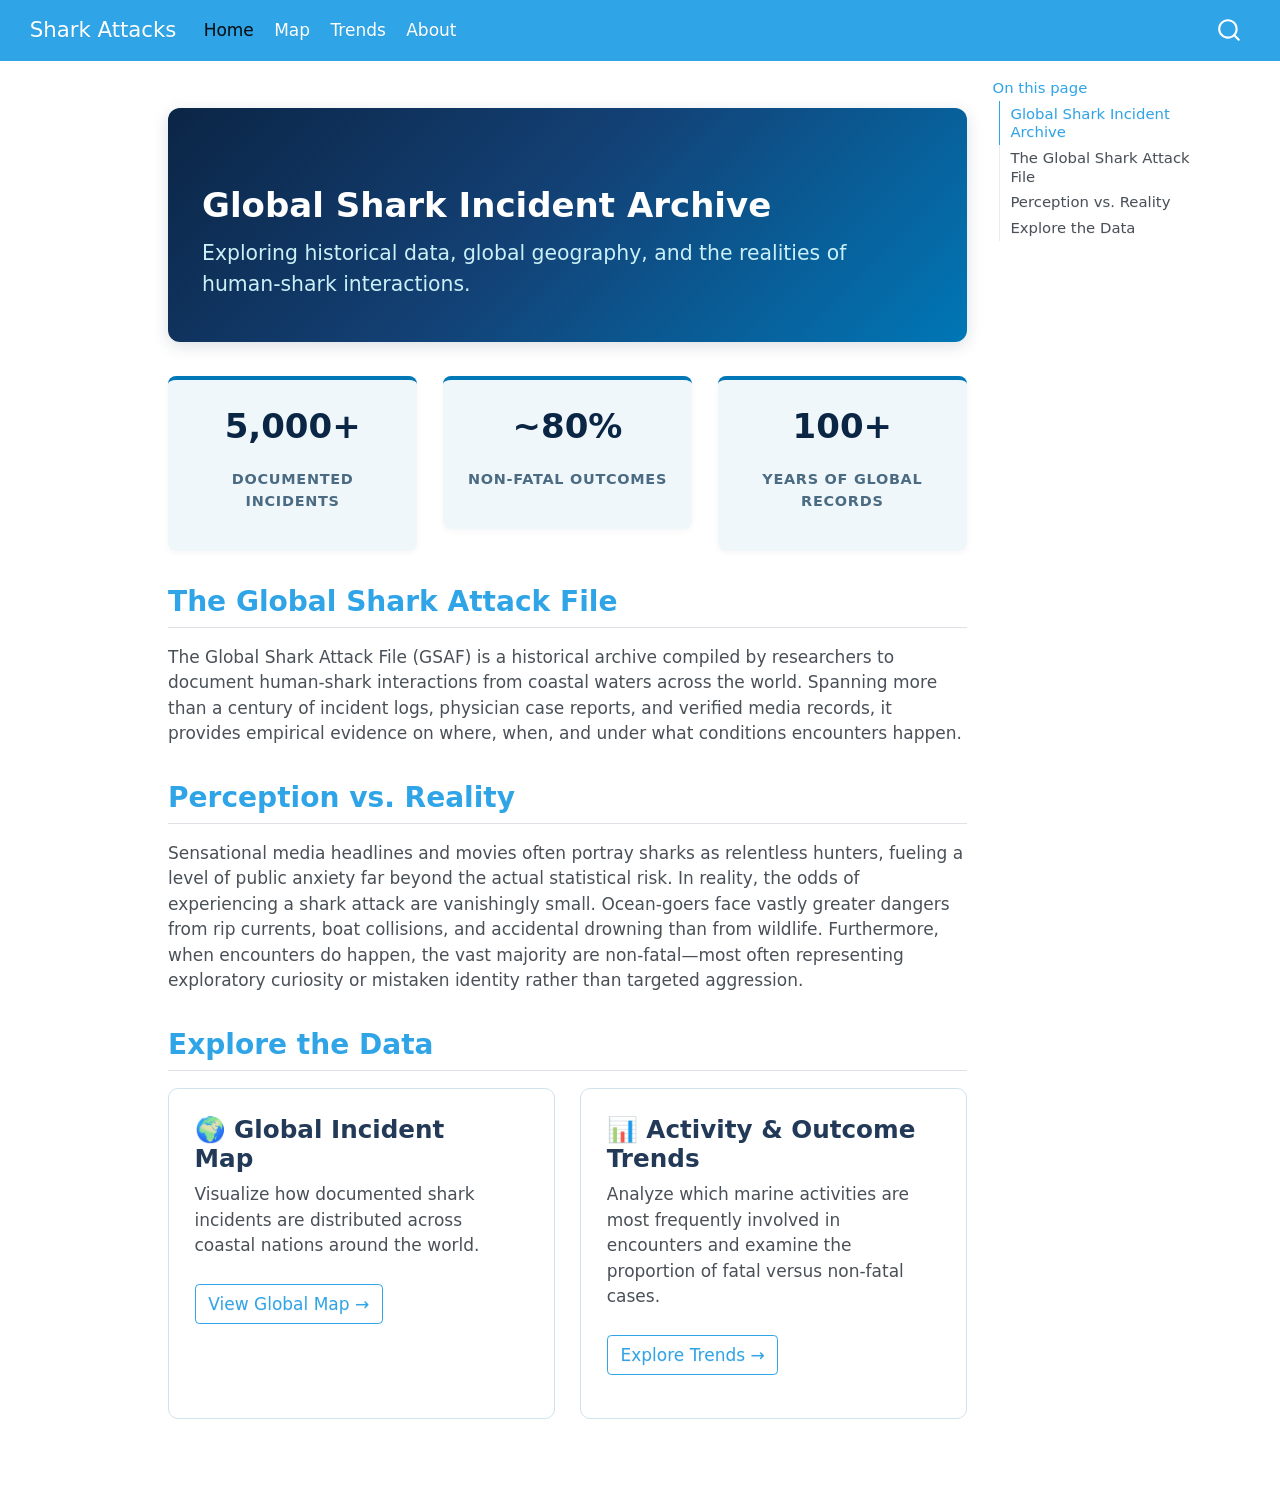
<file: index.html>
<!DOCTYPE html>
<html xmlns="http://www.w3.org/1999/xhtml" lang="en" xml:lang="en"><head>

<meta charset="utf-8">
<meta name="generator" content="quarto-1.10.19">

<meta name="viewport" content="width=device-width, initial-scale=1.0, user-scalable=yes">


<title>Shark Attacks</title>
<style>
/* Default styles provided by pandoc.
** See https://pandoc.org/MANUAL.html#variables-for-html for config info.
*/
span.smallcaps{font-variant: small-caps;}
div.columns{display: flex; gap: 1.5em;}
div.column{flex: auto;}
@media screen {
div.columns{gap: min(4vw, 1.5em);}
div.column{overflow-x: auto;}
}
div.hanging-indent{margin-left: 1.5em; text-indent: -1.5em;}
ul.task-list{list-style: none;}
ul.task-list li input[type="checkbox"] {
  width: 0.8em;
  margin: 0 0.8em 0.2em -1em; /* quarto-specific, see https://github.com/quarto-dev/quarto-cli/issues/4556 */ 
  vertical-align: middle;
}
</style>


<script src="site_libs/quarto-nav/quarto-nav.js"></script>
<script src="site_libs/quarto-nav/headroom.min.js"></script>
<script src="site_libs/clipboard/clipboard.min.js"></script>
<script src="site_libs/quarto-search/autocomplete.umd.js"></script>
<script src="site_libs/quarto-search/fuse.min.js"></script>
<script src="site_libs/quarto-search/quarto-search.js"></script>
<meta name="quarto:offset" content="./">
<script src="site_libs/quarto-html/quarto.js" type="module"></script>
<script src="site_libs/quarto-html/tabsets/tabsets.js" type="module"></script>
<script src="site_libs/quarto-html/popper.min.js"></script>
<script src="site_libs/quarto-html/tippy.umd.min.js"></script>
<script src="site_libs/quarto-html/anchor.min.js"></script>
<link href="site_libs/quarto-html/tippy.css" rel="stylesheet">
<link href="site_libs/quarto-html/quarto-syntax-highlighting-bf27225e3a48a9273f3daa8f8e829971.css" rel="stylesheet" id="quarto-text-highlighting-styles">
<script src="site_libs/bootstrap/bootstrap.min.js"></script>
<link href="site_libs/bootstrap/bootstrap-icons.css" rel="stylesheet">
<link href="site_libs/bootstrap/bootstrap-cf32b5f9f7fb462bf2b45a096ae4226d.min.css" rel="stylesheet" append-hash="true" id="quarto-bootstrap" data-mode="light">
<script id="quarto-search-options" type="application/json">{
  "location": "navbar",
  "copy-button": false,
  "collapse-after": 3,
  "panel-placement": "end",
  "type": "overlay",
  "limit": 50,
  "keyboard-shortcut": [
    "f",
    "/",
    "s"
  ],
  "show-item-context": false,
  "language": {
    "search-no-results-text": "No results",
    "search-matching-documents-text": "matching documents",
    "search-copy-link-title": "Copy link to search",
    "search-hide-matches-text": "Hide additional matches",
    "search-more-match-text": "more match in this document",
    "search-more-matches-text": "more matches in this document",
    "search-clear-button-title": "Clear",
    "search-text-placeholder": "",
    "search-detached-cancel-button-title": "Cancel",
    "search-submit-button-title": "Submit",
    "search-label": "Search"
  }
}</script>


<link rel="stylesheet" href="styles.css">
</head>

<body class="nav-fixed quarto-light">

<div id="quarto-search-results"></div>
  <header id="quarto-header" class="headroom fixed-top">
    <nav class="navbar navbar-expand-lg " data-bs-theme="dark">
      <div class="navbar-container container-fluid">
      <div class="navbar-brand-container mx-auto">
    <a class="navbar-brand" href="./index.html">
    <span class="navbar-title">Shark Attacks</span>
    </a>
  </div>
            <div id="quarto-search" class="" title="Search"></div>
          <button class="navbar-toggler" type="button" data-bs-toggle="collapse" data-bs-target="#navbarCollapse" aria-controls="navbarCollapse" role="menu" aria-expanded="false" aria-label="Toggle navigation" onclick="if (window.quartoToggleHeadroom) { window.quartoToggleHeadroom(); }">
  <span class="navbar-toggler-icon"></span>
</button>
          <div class="collapse navbar-collapse" id="navbarCollapse">
            <ul class="navbar-nav navbar-nav-scroll me-auto">
  <li class="nav-item">
    <a class="nav-link active" href="./index.html" aria-current="page"> 
<span class="menu-text">Home</span></a>
  </li>  
  <li class="nav-item">
    <a class="nav-link" href="./map.html"> 
<span class="menu-text">Map</span></a>
  </li>  
  <li class="nav-item">
    <a class="nav-link" href="./trends.html"> 
<span class="menu-text">Trends</span></a>
  </li>  
  <li class="nav-item">
    <a class="nav-link" href="./about.html"> 
<span class="menu-text">About</span></a>
  </li>  
</ul>
          </div> <!-- /navcollapse -->
            <div class="quarto-navbar-tools">
</div>
      </div> <!-- /container-fluid -->
    </nav>
</header>
<!-- content -->
<div id="quarto-content" class="quarto-container page-columns page-rows-contents page-layout-article page-navbar">
<!-- sidebar -->
<!-- margin-sidebar -->
    <div id="quarto-margin-sidebar" class="sidebar margin-sidebar">
        <nav id="TOC" role="doc-toc" class="toc-active">
    <h2 id="toc-title">On this page</h2>
   
  <ul>
  <li><a href="#global-shark-incident-archive" id="toc-global-shark-incident-archive" class="nav-link active" data-scroll-target="#global-shark-incident-archive">Global Shark Incident Archive</a></li>
  <li><a href="#the-global-shark-attack-file" id="toc-the-global-shark-attack-file" class="nav-link" data-scroll-target="#the-global-shark-attack-file">The Global Shark Attack File</a></li>
  <li><a href="#perception-vs.-reality" id="toc-perception-vs.-reality" class="nav-link" data-scroll-target="#perception-vs.-reality">Perception vs.&nbsp;Reality</a></li>
  <li><a href="#explore-the-data" id="toc-explore-the-data" class="nav-link" data-scroll-target="#explore-the-data">Explore the Data</a></li>
  </ul>
</nav>
    </div>
<!-- main -->
<main class="content" id="quarto-document-content"><header id="title-block-header" class="quarto-title-block"></header>




<section id="global-shark-incident-archive" class="level1 hero-banner">
<h1>Global Shark Incident Archive</h1>
<p>Exploring historical data, global geography, and the realities of human-shark interactions.</p>
</section>
<div class="grid mb-4">
<div class="g-col-12 g-col-md-4">
<div class="stat-box">
<div class="stat-number">
<p>5,000+</p>
</div>
<div class="stat-label">
<p>Documented Incidents</p>
</div>
</div>
</div>
<div class="g-col-12 g-col-md-4">
<div class="stat-box">
<div class="stat-number">
<p>~80%</p>
</div>
<div class="stat-label">
<p>Non-Fatal Outcomes</p>
</div>
</div>
</div>
<div class="g-col-12 g-col-md-4">
<div class="stat-box">
<div class="stat-number">
<p>100+</p>
</div>
<div class="stat-label">
<p>Years of Global Records</p>
</div>
</div>
</div>
</div>
<section id="the-global-shark-attack-file" class="level2">
<h2 class="anchored" data-anchor-id="the-global-shark-attack-file">The Global Shark Attack File</h2>
<p>The Global Shark Attack File (GSAF) is a historical archive compiled by researchers to document human-shark interactions from coastal waters across the world. Spanning more than a century of incident logs, physician case reports, and verified media records, it provides empirical evidence on where, when, and under what conditions encounters happen.</p>
</section>
<section id="perception-vs.-reality" class="level2">
<h2 class="anchored" data-anchor-id="perception-vs.-reality">Perception vs.&nbsp;Reality</h2>
<p>Sensational media headlines and movies often portray sharks as relentless hunters, fueling a level of public anxiety far beyond the actual statistical risk. In reality, the odds of experiencing a shark attack are vanishingly small. Ocean-goers face vastly greater dangers from rip currents, boat collisions, and accidental drowning than from wildlife. Furthermore, when encounters do happen, the vast majority are non-fatal—most often representing exploratory curiosity or mistaken identity rather than targeted aggression.</p>
</section>
<section id="explore-the-data" class="level2">
<h2 class="anchored" data-anchor-id="explore-the-data">Explore the Data</h2>
<div class="grid">
<div class="g-col-12 g-col-md-6">
<section id="global-incident-map" class="level3 explore-card">
<h3 class="anchored" data-anchor-id="global-incident-map">🌍 Global Incident Map</h3>
<p>Visualize how documented shark incidents are distributed across coastal nations around the world.</p>
<p><a href="./map.html" class="btn btn-outline-primary mt-2">View Global Map →</a></p>
</section>
</div>
<div class="g-col-12 g-col-md-6">
<section id="activity-outcome-trends" class="level3 explore-card">
<h3 class="anchored" data-anchor-id="activity-outcome-trends">📊 Activity &amp; Outcome Trends</h3>
<p>Analyze which marine activities are most frequently involved in encounters and examine the proportion of fatal versus non-fatal cases.</p>
<p><a href="./trends.html" class="btn btn-outline-primary mt-2">Explore Trends →</a></p>
</section>
</div>
</div>


</section>

</main> <!-- /main -->
<script id="quarto-html-after-body" type="application/javascript">
  window.document.addEventListener("DOMContentLoaded", function (event) {
    const icon = "";
    const anchorJS = new window.AnchorJS();
    anchorJS.options = {
      placement: 'right',
      icon: icon
    };
    anchorJS.add('.anchored');
    const isCodeAnnotation = (el) => {
      for (const clz of el.classList) {
        if (clz.startsWith('code-annotation-')) {                     
          return true;
        }
      }
      return false;
    }
    const onCopySuccess = function(e) {
      // button target
      const button = e.trigger;
      // don't keep focus
      button.blur();
      // flash "checked"
      button.classList.add('code-copy-button-checked');
      var currentTitle = button.getAttribute("title");
      button.setAttribute("title", "Copied!");
      let tooltip;
      if (window.bootstrap) {
        button.setAttribute("data-bs-toggle", "tooltip");
        button.setAttribute("data-bs-placement", "left");
        button.setAttribute("data-bs-title", "Copied!");
        tooltip = new bootstrap.Tooltip(button, 
          { trigger: "manual", 
            customClass: "code-copy-button-tooltip",
            offset: [0, -8]});
        tooltip.show();    
      }
      setTimeout(function() {
        if (tooltip) {
          tooltip.hide();
          button.removeAttribute("data-bs-title");
          button.removeAttribute("data-bs-toggle");
          button.removeAttribute("data-bs-placement");
        }
        button.setAttribute("title", currentTitle);
        button.classList.remove('code-copy-button-checked');
      }, 1000);
      // clear code selection
      e.clearSelection();
    }
    const getTextToCopy = function(trigger) {
      const outerScaffold = trigger.parentElement.cloneNode(true);
      const codeEl = outerScaffold.querySelector('code');
      for (const childEl of codeEl.children) {
        if (isCodeAnnotation(childEl)) {
          childEl.remove();
        }
      }
      return codeEl.innerText;
    }
    const clipboard = new window.ClipboardJS('.code-copy-button:not([data-in-quarto-modal])', {
      text: getTextToCopy
    });
    clipboard.on('success', onCopySuccess);
    if (window.document.getElementById('quarto-embedded-source-code-modal')) {
      const clipboardModal = new window.ClipboardJS('.code-copy-button[data-in-quarto-modal]', {
        text: getTextToCopy,
        container: window.document.getElementById('quarto-embedded-source-code-modal')
      });
      clipboardModal.on('success', onCopySuccess);
    }
      var localhostRegex = new RegExp(/^(?:http|https):\/\/localhost\:?[0-9]*\//);
      var mailtoRegex = new RegExp(/^mailto:/);
        var filterRegex = new RegExp('/' + window.location.host + '/');
      var isInternal = (href) => {
          return filterRegex.test(href) || localhostRegex.test(href) || mailtoRegex.test(href);
      }
      // Inspect non-navigation links and adorn them if external
     var links = window.document.querySelectorAll('a[href]:not(.nav-link):not(.navbar-brand):not(.toc-action):not(.sidebar-link):not(.sidebar-item-toggle):not(.pagination-link):not(.no-external):not([aria-hidden]):not(.dropdown-item):not(.quarto-navigation-tool):not(.about-link)');
      for (var i=0; i<links.length; i++) {
        const link = links[i];
        if (!isInternal(link.href)) {
          // undo the damage that might have been done by quarto-nav.js in the case of
          // links that we want to consider external
          if (link.dataset.originalHref !== undefined) {
            link.href = link.dataset.originalHref;
          }
        }
      }
    function tippyHover(el, contentFn, onTriggerFn, onUntriggerFn) {
      const config = {
        allowHTML: true,
        maxWidth: 500,
        delay: 100,
        arrow: false,
        appendTo: function(el) {
            return el.parentElement;
        },
        interactive: true,
        interactiveBorder: 10,
        theme: 'quarto',
        placement: 'bottom-start',
      };
      if (contentFn) {
        config.content = contentFn;
      }
      if (onTriggerFn) {
        config.onTrigger = onTriggerFn;
      }
      if (onUntriggerFn) {
        config.onUntrigger = onUntriggerFn;
      }
      window.tippy(el, config); 
    }
    const noterefs = window.document.querySelectorAll('a[role="doc-noteref"]');
    for (var i=0; i<noterefs.length; i++) {
      const ref = noterefs[i];
      tippyHover(ref, function() {
        // use id or data attribute instead here
        let href = ref.getAttribute('data-footnote-href') || ref.getAttribute('href');
        try { href = new URL(href).hash; } catch {}
        const id = href.replace(/^#\/?/, "");
        const note = window.document.getElementById(id);
        if (note) {
          return note.innerHTML;
        } else {
          return "";
        }
      });
    }
    const xrefs = window.document.querySelectorAll('a.quarto-xref');
    const processXRef = (id, note) => {
      // Strip column container classes
      const stripColumnClz = (el) => {
        el.classList.remove("page-full", "page-columns");
        if (el.children) {
          for (const child of el.children) {
            stripColumnClz(child);
          }
        }
      }
      stripColumnClz(note)
      if (id === null || id.startsWith('sec-')) {
        // Special case sections, only their first couple elements
        const container = document.createElement("div");
        if (note.children && note.children.length > 2) {
          container.appendChild(note.children[0].cloneNode(true));
          for (let i = 1; i < note.children.length; i++) {
            const child = note.children[i];
            if (child.tagName === "P" && child.innerText === "") {
              continue;
            } else {
              container.appendChild(child.cloneNode(true));
              break;
            }
          }
          if (window.Quarto?.typesetMath) {
            window.Quarto.typesetMath(container);
          }
          return container.innerHTML
        } else {
          if (window.Quarto?.typesetMath) {
            window.Quarto.typesetMath(note);
          }
          return note.innerHTML;
        }
      } else {
        // Remove any anchor links if they are present
        const anchorLink = note.querySelector('a.anchorjs-link');
        if (anchorLink) {
          anchorLink.remove();
        }
        if (window.Quarto?.typesetMath) {
          window.Quarto.typesetMath(note);
        }
        if (note.classList.contains("callout")) {
          return note.outerHTML;
        } else {
          return note.innerHTML;
        }
      }
    }
    for (var i=0; i<xrefs.length; i++) {
      const xref = xrefs[i];
      tippyHover(xref, undefined, function(instance) {
        instance.disable();
        let url = xref.getAttribute('href');
        let hash = undefined; 
        if (url.startsWith('#')) {
          hash = url;
        } else {
          try { hash = new URL(url).hash; } catch {}
        }
        if (hash) {
          const id = hash.replace(/^#\/?/, "");
          const note = window.document.getElementById(id);
          if (note !== null) {
            try {
              const html = processXRef(id, note.cloneNode(true));
              instance.setContent(html);
            } finally {
              instance.enable();
              instance.show();
            }
          } else {
            // See if we can fetch this
            fetch(url.split('#')[0])
            .then(res => res.text())
            .then(html => {
              const parser = new DOMParser();
              const htmlDoc = parser.parseFromString(html, "text/html");
              const note = htmlDoc.getElementById(id);
              if (note !== null) {
                const html = processXRef(id, note);
                instance.setContent(html);
              } 
            }).finally(() => {
              instance.enable();
              instance.show();
            });
          }
        } else {
          // See if we can fetch a full url (with no hash to target)
          // This is a special case and we should probably do some content thinning / targeting
          fetch(url)
          .then(res => res.text())
          .then(html => {
            const parser = new DOMParser();
            const htmlDoc = parser.parseFromString(html, "text/html");
            const note = htmlDoc.querySelector('main.content');
            if (note !== null) {
              // This should only happen for chapter cross references
              // (since there is no id in the URL)
              // remove the first header
              if (note.children.length > 0 && note.children[0].tagName === "HEADER") {
                note.children[0].remove();
              }
              const html = processXRef(null, note);
              instance.setContent(html);
            } 
          }).finally(() => {
            instance.enable();
            instance.show();
          });
        }
      }, function(instance) {
      });
    }
        let selectedAnnoteEl;
        const selectorForAnnotation = ( cell, annotation) => {
          let cellAttr = 'data-code-cell="' + cell + '"';
          let lineAttr = 'data-code-annotation="' +  annotation + '"';
          const selector = 'span[' + cellAttr + '][' + lineAttr + ']';
          return selector;
        }
        const selectCodeLines = (annoteEl) => {
          const doc = window.document;
          const targetCell = annoteEl.getAttribute("data-target-cell");
          const targetAnnotation = annoteEl.getAttribute("data-target-annotation");
          const annoteSpan = window.document.querySelector(selectorForAnnotation(targetCell, targetAnnotation));
          const lines = annoteSpan.getAttribute("data-code-lines").split(",");
          const lineIds = lines.map((line) => {
            return targetCell + "-" + line;
          })
          let top = null;
          let height = null;
          let parent = null;
          if (lineIds.length > 0) {
              //compute the position of the single el (top and bottom and make a div)
              const el = window.document.getElementById(lineIds[0]);
              top = el.offsetTop;
              height = el.offsetHeight;
              parent = el.parentElement.parentElement;
            if (lineIds.length > 1) {
              const lastEl = window.document.getElementById(lineIds[lineIds.length - 1]);
              const bottom = lastEl.offsetTop + lastEl.offsetHeight;
              height = bottom - top;
            }
            if (top !== null && height !== null && parent !== null) {
              // cook up a div (if necessary) and position it 
              let div = window.document.getElementById("code-annotation-line-highlight");
              if (div === null) {
                div = window.document.createElement("div");
                div.setAttribute("id", "code-annotation-line-highlight");
                div.style.position = 'absolute';
                parent.appendChild(div);
              }
              div.style.top = top - 2 + "px";
              div.style.height = height + 4 + "px";
              div.style.left = 0;
              let gutterDiv = window.document.getElementById("code-annotation-line-highlight-gutter");
              if (gutterDiv === null) {
                gutterDiv = window.document.createElement("div");
                gutterDiv.setAttribute("id", "code-annotation-line-highlight-gutter");
                gutterDiv.style.position = 'absolute';
                const codeCell = window.document.getElementById(targetCell);
                const gutter = codeCell.querySelector('.code-annotation-gutter');
                gutter.appendChild(gutterDiv);
              }
              gutterDiv.style.top = top - 2 + "px";
              gutterDiv.style.height = height + 4 + "px";
            }
            selectedAnnoteEl = annoteEl;
          }
        };
        const unselectCodeLines = () => {
          const elementsIds = ["code-annotation-line-highlight", "code-annotation-line-highlight-gutter"];
          elementsIds.forEach((elId) => {
            const div = window.document.getElementById(elId);
            if (div) {
              div.remove();
            }
          });
          selectedAnnoteEl = undefined;
        };
          // Handle positioning of the toggle
      window.addEventListener(
        "resize",
        throttle(() => {
          elRect = undefined;
          if (selectedAnnoteEl) {
            selectCodeLines(selectedAnnoteEl);
          }
        }, 10)
      );
      function throttle(fn, ms) {
      let throttle = false;
      let timer;
        return (...args) => {
          if(!throttle) { // first call gets through
              fn.apply(this, args);
              throttle = true;
          } else { // all the others get throttled
              if(timer) clearTimeout(timer); // cancel #2
              timer = setTimeout(() => {
                fn.apply(this, args);
                timer = throttle = false;
              }, ms);
          }
        };
      }
        // Attach click handler to the DT
        const annoteDls = window.document.querySelectorAll('dt[data-target-cell]');
        for (const annoteDlNode of annoteDls) {
          annoteDlNode.addEventListener('click', (event) => {
            const clickedEl = event.target;
            if (clickedEl !== selectedAnnoteEl) {
              unselectCodeLines();
              const activeEl = window.document.querySelector('dt[data-target-cell].code-annotation-active');
              if (activeEl) {
                activeEl.classList.remove('code-annotation-active');
              }
              selectCodeLines(clickedEl);
              clickedEl.classList.add('code-annotation-active');
            } else {
              // Unselect the line
              unselectCodeLines();
              clickedEl.classList.remove('code-annotation-active');
            }
          });
        }
    const findCites = (el) => {
      const parentEl = el.parentElement;
      if (parentEl) {
        const cites = parentEl.dataset.cites;
        if (cites) {
          return {
            el,
            cites: cites.split(' ')
          };
        } else {
          return findCites(el.parentElement)
        }
      } else {
        return undefined;
      }
    };
    var bibliorefs = window.document.querySelectorAll('a[role="doc-biblioref"]');
    for (var i=0; i<bibliorefs.length; i++) {
      const ref = bibliorefs[i];
      const citeInfo = findCites(ref);
      if (citeInfo) {
        tippyHover(citeInfo.el, function() {
          var popup = window.document.createElement('div');
          citeInfo.cites.forEach(function(cite) {
            var citeDiv = window.document.createElement('div');
            citeDiv.classList.add('hanging-indent');
            citeDiv.classList.add('csl-entry');
            var biblioDiv = window.document.getElementById('ref-' + cite);
            if (biblioDiv) {
              citeDiv.innerHTML = biblioDiv.innerHTML;
            }
            popup.appendChild(citeDiv);
          });
          return popup.innerHTML;
        });
      }
    }
  });
  </script>
</div> <!-- /content -->




</body></html>
</file>
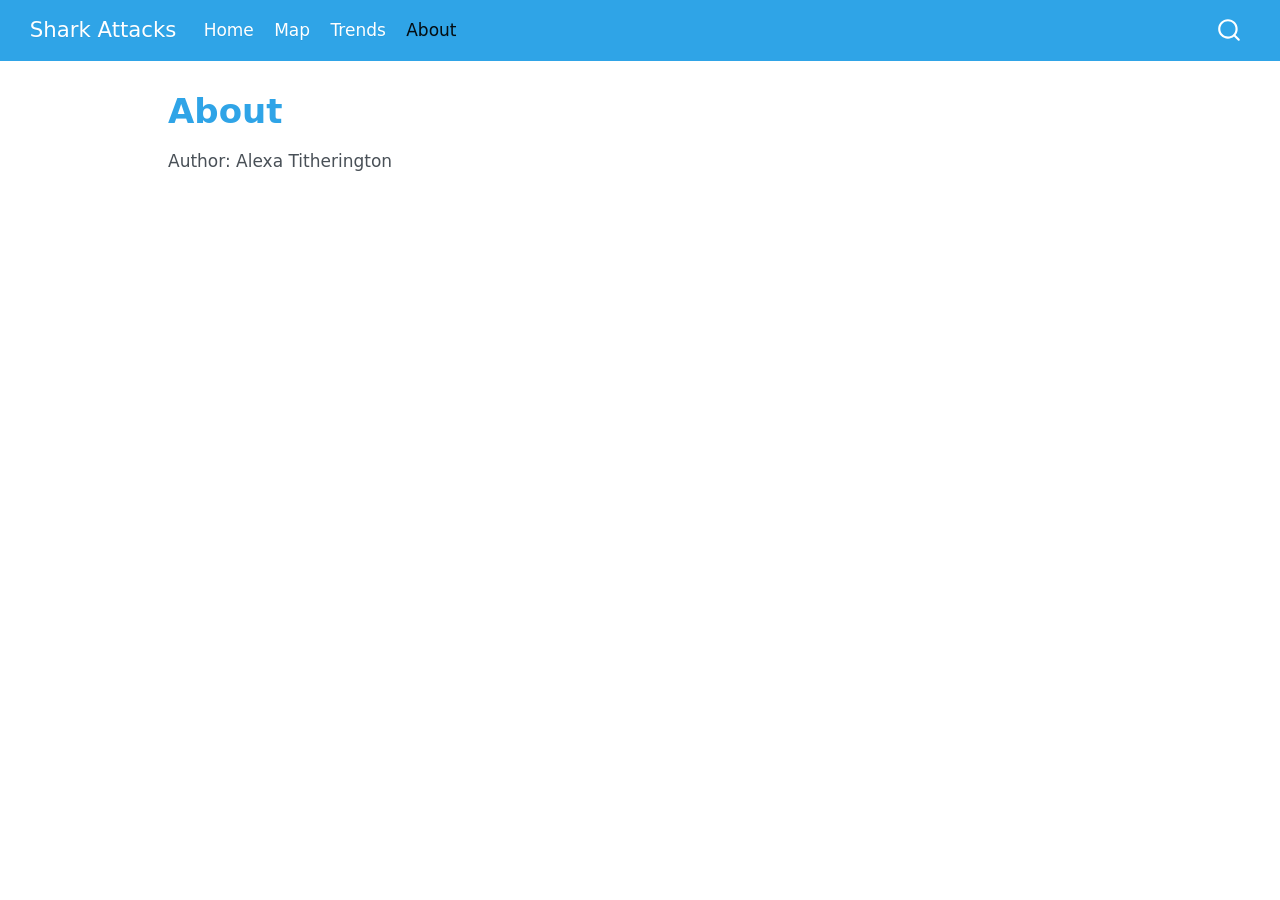
<file: about.html>
<!DOCTYPE html>
<html xmlns="http://www.w3.org/1999/xhtml" lang="en" xml:lang="en"><head>

<meta charset="utf-8">
<meta name="generator" content="quarto-1.10.19">

<meta name="viewport" content="width=device-width, initial-scale=1.0, user-scalable=yes">


<title>About – Shark Attacks</title>
<style>
/* Default styles provided by pandoc.
** See https://pandoc.org/MANUAL.html#variables-for-html for config info.
*/
span.smallcaps{font-variant: small-caps;}
div.columns{display: flex; gap: 1.5em;}
div.column{flex: auto;}
@media screen {
div.columns{gap: min(4vw, 1.5em);}
div.column{overflow-x: auto;}
}
div.hanging-indent{margin-left: 1.5em; text-indent: -1.5em;}
ul.task-list{list-style: none;}
ul.task-list li input[type="checkbox"] {
  width: 0.8em;
  margin: 0 0.8em 0.2em -1em; /* quarto-specific, see https://github.com/quarto-dev/quarto-cli/issues/4556 */ 
  vertical-align: middle;
}
</style>


<script src="site_libs/quarto-nav/quarto-nav.js"></script>
<script src="site_libs/quarto-nav/headroom.min.js"></script>
<script src="site_libs/clipboard/clipboard.min.js"></script>
<script src="site_libs/quarto-search/autocomplete.umd.js"></script>
<script src="site_libs/quarto-search/fuse.min.js"></script>
<script src="site_libs/quarto-search/quarto-search.js"></script>
<meta name="quarto:offset" content="./">
<script src="site_libs/quarto-html/quarto.js" type="module"></script>
<script src="site_libs/quarto-html/tabsets/tabsets.js" type="module"></script>
<script src="site_libs/quarto-html/popper.min.js"></script>
<script src="site_libs/quarto-html/tippy.umd.min.js"></script>
<script src="site_libs/quarto-html/anchor.min.js"></script>
<link href="site_libs/quarto-html/tippy.css" rel="stylesheet">
<link href="site_libs/quarto-html/quarto-syntax-highlighting-bf27225e3a48a9273f3daa8f8e829971.css" rel="stylesheet" id="quarto-text-highlighting-styles">
<script src="site_libs/bootstrap/bootstrap.min.js"></script>
<link href="site_libs/bootstrap/bootstrap-icons.css" rel="stylesheet">
<link href="site_libs/bootstrap/bootstrap-cf32b5f9f7fb462bf2b45a096ae4226d.min.css" rel="stylesheet" append-hash="true" id="quarto-bootstrap" data-mode="light">
<script id="quarto-search-options" type="application/json">{
  "location": "navbar",
  "copy-button": false,
  "collapse-after": 3,
  "panel-placement": "end",
  "type": "overlay",
  "limit": 50,
  "keyboard-shortcut": [
    "f",
    "/",
    "s"
  ],
  "show-item-context": false,
  "language": {
    "search-no-results-text": "No results",
    "search-matching-documents-text": "matching documents",
    "search-copy-link-title": "Copy link to search",
    "search-hide-matches-text": "Hide additional matches",
    "search-more-match-text": "more match in this document",
    "search-more-matches-text": "more matches in this document",
    "search-clear-button-title": "Clear",
    "search-text-placeholder": "",
    "search-detached-cancel-button-title": "Cancel",
    "search-submit-button-title": "Submit",
    "search-label": "Search"
  }
}</script>


<link rel="stylesheet" href="styles.css">
</head>

<body class="nav-fixed quarto-light">

<div id="quarto-search-results"></div>
  <header id="quarto-header" class="headroom fixed-top">
    <nav class="navbar navbar-expand-lg " data-bs-theme="dark">
      <div class="navbar-container container-fluid">
      <div class="navbar-brand-container mx-auto">
    <a class="navbar-brand" href="./index.html">
    <span class="navbar-title">Shark Attacks</span>
    </a>
  </div>
            <div id="quarto-search" class="" title="Search"></div>
          <button class="navbar-toggler" type="button" data-bs-toggle="collapse" data-bs-target="#navbarCollapse" aria-controls="navbarCollapse" role="menu" aria-expanded="false" aria-label="Toggle navigation" onclick="if (window.quartoToggleHeadroom) { window.quartoToggleHeadroom(); }">
  <span class="navbar-toggler-icon"></span>
</button>
          <div class="collapse navbar-collapse" id="navbarCollapse">
            <ul class="navbar-nav navbar-nav-scroll me-auto">
  <li class="nav-item">
    <a class="nav-link" href="./index.html"> 
<span class="menu-text">Home</span></a>
  </li>  
  <li class="nav-item">
    <a class="nav-link" href="./map.html"> 
<span class="menu-text">Map</span></a>
  </li>  
  <li class="nav-item">
    <a class="nav-link" href="./trends.html"> 
<span class="menu-text">Trends</span></a>
  </li>  
  <li class="nav-item">
    <a class="nav-link active" href="./about.html" aria-current="page"> 
<span class="menu-text">About</span></a>
  </li>  
</ul>
          </div> <!-- /navcollapse -->
            <div class="quarto-navbar-tools">
</div>
      </div> <!-- /container-fluid -->
    </nav>
</header>
<!-- content -->
<div id="quarto-content" class="quarto-container page-columns page-rows-contents page-layout-article page-navbar">
<!-- sidebar -->
<!-- margin-sidebar -->
    <div id="quarto-margin-sidebar" class="sidebar margin-sidebar zindex-bottom">
        
    </div>
<!-- main -->
<main class="content" id="quarto-document-content">

<header id="title-block-header" class="quarto-title-block default">
<div class="quarto-title">
<h1 class="title">About</h1>
</div>



<div class="quarto-title-meta">

    
  
    
  </div>
  


</header>


<p>Author: Alexa Titherington</p>



</main> <!-- /main -->
<script id="quarto-html-after-body" type="application/javascript">
  window.document.addEventListener("DOMContentLoaded", function (event) {
    const icon = "";
    const anchorJS = new window.AnchorJS();
    anchorJS.options = {
      placement: 'right',
      icon: icon
    };
    anchorJS.add('.anchored');
    const isCodeAnnotation = (el) => {
      for (const clz of el.classList) {
        if (clz.startsWith('code-annotation-')) {                     
          return true;
        }
      }
      return false;
    }
    const onCopySuccess = function(e) {
      // button target
      const button = e.trigger;
      // don't keep focus
      button.blur();
      // flash "checked"
      button.classList.add('code-copy-button-checked');
      var currentTitle = button.getAttribute("title");
      button.setAttribute("title", "Copied!");
      let tooltip;
      if (window.bootstrap) {
        button.setAttribute("data-bs-toggle", "tooltip");
        button.setAttribute("data-bs-placement", "left");
        button.setAttribute("data-bs-title", "Copied!");
        tooltip = new bootstrap.Tooltip(button, 
          { trigger: "manual", 
            customClass: "code-copy-button-tooltip",
            offset: [0, -8]});
        tooltip.show();    
      }
      setTimeout(function() {
        if (tooltip) {
          tooltip.hide();
          button.removeAttribute("data-bs-title");
          button.removeAttribute("data-bs-toggle");
          button.removeAttribute("data-bs-placement");
        }
        button.setAttribute("title", currentTitle);
        button.classList.remove('code-copy-button-checked');
      }, 1000);
      // clear code selection
      e.clearSelection();
    }
    const getTextToCopy = function(trigger) {
      const outerScaffold = trigger.parentElement.cloneNode(true);
      const codeEl = outerScaffold.querySelector('code');
      for (const childEl of codeEl.children) {
        if (isCodeAnnotation(childEl)) {
          childEl.remove();
        }
      }
      return codeEl.innerText;
    }
    const clipboard = new window.ClipboardJS('.code-copy-button:not([data-in-quarto-modal])', {
      text: getTextToCopy
    });
    clipboard.on('success', onCopySuccess);
    if (window.document.getElementById('quarto-embedded-source-code-modal')) {
      const clipboardModal = new window.ClipboardJS('.code-copy-button[data-in-quarto-modal]', {
        text: getTextToCopy,
        container: window.document.getElementById('quarto-embedded-source-code-modal')
      });
      clipboardModal.on('success', onCopySuccess);
    }
      var localhostRegex = new RegExp(/^(?:http|https):\/\/localhost\:?[0-9]*\//);
      var mailtoRegex = new RegExp(/^mailto:/);
        var filterRegex = new RegExp('/' + window.location.host + '/');
      var isInternal = (href) => {
          return filterRegex.test(href) || localhostRegex.test(href) || mailtoRegex.test(href);
      }
      // Inspect non-navigation links and adorn them if external
     var links = window.document.querySelectorAll('a[href]:not(.nav-link):not(.navbar-brand):not(.toc-action):not(.sidebar-link):not(.sidebar-item-toggle):not(.pagination-link):not(.no-external):not([aria-hidden]):not(.dropdown-item):not(.quarto-navigation-tool):not(.about-link)');
      for (var i=0; i<links.length; i++) {
        const link = links[i];
        if (!isInternal(link.href)) {
          // undo the damage that might have been done by quarto-nav.js in the case of
          // links that we want to consider external
          if (link.dataset.originalHref !== undefined) {
            link.href = link.dataset.originalHref;
          }
        }
      }
    function tippyHover(el, contentFn, onTriggerFn, onUntriggerFn) {
      const config = {
        allowHTML: true,
        maxWidth: 500,
        delay: 100,
        arrow: false,
        appendTo: function(el) {
            return el.parentElement;
        },
        interactive: true,
        interactiveBorder: 10,
        theme: 'quarto',
        placement: 'bottom-start',
      };
      if (contentFn) {
        config.content = contentFn;
      }
      if (onTriggerFn) {
        config.onTrigger = onTriggerFn;
      }
      if (onUntriggerFn) {
        config.onUntrigger = onUntriggerFn;
      }
      window.tippy(el, config); 
    }
    const noterefs = window.document.querySelectorAll('a[role="doc-noteref"]');
    for (var i=0; i<noterefs.length; i++) {
      const ref = noterefs[i];
      tippyHover(ref, function() {
        // use id or data attribute instead here
        let href = ref.getAttribute('data-footnote-href') || ref.getAttribute('href');
        try { href = new URL(href).hash; } catch {}
        const id = href.replace(/^#\/?/, "");
        const note = window.document.getElementById(id);
        if (note) {
          return note.innerHTML;
        } else {
          return "";
        }
      });
    }
    const xrefs = window.document.querySelectorAll('a.quarto-xref');
    const processXRef = (id, note) => {
      // Strip column container classes
      const stripColumnClz = (el) => {
        el.classList.remove("page-full", "page-columns");
        if (el.children) {
          for (const child of el.children) {
            stripColumnClz(child);
          }
        }
      }
      stripColumnClz(note)
      if (id === null || id.startsWith('sec-')) {
        // Special case sections, only their first couple elements
        const container = document.createElement("div");
        if (note.children && note.children.length > 2) {
          container.appendChild(note.children[0].cloneNode(true));
          for (let i = 1; i < note.children.length; i++) {
            const child = note.children[i];
            if (child.tagName === "P" && child.innerText === "") {
              continue;
            } else {
              container.appendChild(child.cloneNode(true));
              break;
            }
          }
          if (window.Quarto?.typesetMath) {
            window.Quarto.typesetMath(container);
          }
          return container.innerHTML
        } else {
          if (window.Quarto?.typesetMath) {
            window.Quarto.typesetMath(note);
          }
          return note.innerHTML;
        }
      } else {
        // Remove any anchor links if they are present
        const anchorLink = note.querySelector('a.anchorjs-link');
        if (anchorLink) {
          anchorLink.remove();
        }
        if (window.Quarto?.typesetMath) {
          window.Quarto.typesetMath(note);
        }
        if (note.classList.contains("callout")) {
          return note.outerHTML;
        } else {
          return note.innerHTML;
        }
      }
    }
    for (var i=0; i<xrefs.length; i++) {
      const xref = xrefs[i];
      tippyHover(xref, undefined, function(instance) {
        instance.disable();
        let url = xref.getAttribute('href');
        let hash = undefined; 
        if (url.startsWith('#')) {
          hash = url;
        } else {
          try { hash = new URL(url).hash; } catch {}
        }
        if (hash) {
          const id = hash.replace(/^#\/?/, "");
          const note = window.document.getElementById(id);
          if (note !== null) {
            try {
              const html = processXRef(id, note.cloneNode(true));
              instance.setContent(html);
            } finally {
              instance.enable();
              instance.show();
            }
          } else {
            // See if we can fetch this
            fetch(url.split('#')[0])
            .then(res => res.text())
            .then(html => {
              const parser = new DOMParser();
              const htmlDoc = parser.parseFromString(html, "text/html");
              const note = htmlDoc.getElementById(id);
              if (note !== null) {
                const html = processXRef(id, note);
                instance.setContent(html);
              } 
            }).finally(() => {
              instance.enable();
              instance.show();
            });
          }
        } else {
          // See if we can fetch a full url (with no hash to target)
          // This is a special case and we should probably do some content thinning / targeting
          fetch(url)
          .then(res => res.text())
          .then(html => {
            const parser = new DOMParser();
            const htmlDoc = parser.parseFromString(html, "text/html");
            const note = htmlDoc.querySelector('main.content');
            if (note !== null) {
              // This should only happen for chapter cross references
              // (since there is no id in the URL)
              // remove the first header
              if (note.children.length > 0 && note.children[0].tagName === "HEADER") {
                note.children[0].remove();
              }
              const html = processXRef(null, note);
              instance.setContent(html);
            } 
          }).finally(() => {
            instance.enable();
            instance.show();
          });
        }
      }, function(instance) {
      });
    }
        let selectedAnnoteEl;
        const selectorForAnnotation = ( cell, annotation) => {
          let cellAttr = 'data-code-cell="' + cell + '"';
          let lineAttr = 'data-code-annotation="' +  annotation + '"';
          const selector = 'span[' + cellAttr + '][' + lineAttr + ']';
          return selector;
        }
        const selectCodeLines = (annoteEl) => {
          const doc = window.document;
          const targetCell = annoteEl.getAttribute("data-target-cell");
          const targetAnnotation = annoteEl.getAttribute("data-target-annotation");
          const annoteSpan = window.document.querySelector(selectorForAnnotation(targetCell, targetAnnotation));
          const lines = annoteSpan.getAttribute("data-code-lines").split(",");
          const lineIds = lines.map((line) => {
            return targetCell + "-" + line;
          })
          let top = null;
          let height = null;
          let parent = null;
          if (lineIds.length > 0) {
              //compute the position of the single el (top and bottom and make a div)
              const el = window.document.getElementById(lineIds[0]);
              top = el.offsetTop;
              height = el.offsetHeight;
              parent = el.parentElement.parentElement;
            if (lineIds.length > 1) {
              const lastEl = window.document.getElementById(lineIds[lineIds.length - 1]);
              const bottom = lastEl.offsetTop + lastEl.offsetHeight;
              height = bottom - top;
            }
            if (top !== null && height !== null && parent !== null) {
              // cook up a div (if necessary) and position it 
              let div = window.document.getElementById("code-annotation-line-highlight");
              if (div === null) {
                div = window.document.createElement("div");
                div.setAttribute("id", "code-annotation-line-highlight");
                div.style.position = 'absolute';
                parent.appendChild(div);
              }
              div.style.top = top - 2 + "px";
              div.style.height = height + 4 + "px";
              div.style.left = 0;
              let gutterDiv = window.document.getElementById("code-annotation-line-highlight-gutter");
              if (gutterDiv === null) {
                gutterDiv = window.document.createElement("div");
                gutterDiv.setAttribute("id", "code-annotation-line-highlight-gutter");
                gutterDiv.style.position = 'absolute';
                const codeCell = window.document.getElementById(targetCell);
                const gutter = codeCell.querySelector('.code-annotation-gutter');
                gutter.appendChild(gutterDiv);
              }
              gutterDiv.style.top = top - 2 + "px";
              gutterDiv.style.height = height + 4 + "px";
            }
            selectedAnnoteEl = annoteEl;
          }
        };
        const unselectCodeLines = () => {
          const elementsIds = ["code-annotation-line-highlight", "code-annotation-line-highlight-gutter"];
          elementsIds.forEach((elId) => {
            const div = window.document.getElementById(elId);
            if (div) {
              div.remove();
            }
          });
          selectedAnnoteEl = undefined;
        };
          // Handle positioning of the toggle
      window.addEventListener(
        "resize",
        throttle(() => {
          elRect = undefined;
          if (selectedAnnoteEl) {
            selectCodeLines(selectedAnnoteEl);
          }
        }, 10)
      );
      function throttle(fn, ms) {
      let throttle = false;
      let timer;
        return (...args) => {
          if(!throttle) { // first call gets through
              fn.apply(this, args);
              throttle = true;
          } else { // all the others get throttled
              if(timer) clearTimeout(timer); // cancel #2
              timer = setTimeout(() => {
                fn.apply(this, args);
                timer = throttle = false;
              }, ms);
          }
        };
      }
        // Attach click handler to the DT
        const annoteDls = window.document.querySelectorAll('dt[data-target-cell]');
        for (const annoteDlNode of annoteDls) {
          annoteDlNode.addEventListener('click', (event) => {
            const clickedEl = event.target;
            if (clickedEl !== selectedAnnoteEl) {
              unselectCodeLines();
              const activeEl = window.document.querySelector('dt[data-target-cell].code-annotation-active');
              if (activeEl) {
                activeEl.classList.remove('code-annotation-active');
              }
              selectCodeLines(clickedEl);
              clickedEl.classList.add('code-annotation-active');
            } else {
              // Unselect the line
              unselectCodeLines();
              clickedEl.classList.remove('code-annotation-active');
            }
          });
        }
    const findCites = (el) => {
      const parentEl = el.parentElement;
      if (parentEl) {
        const cites = parentEl.dataset.cites;
        if (cites) {
          return {
            el,
            cites: cites.split(' ')
          };
        } else {
          return findCites(el.parentElement)
        }
      } else {
        return undefined;
      }
    };
    var bibliorefs = window.document.querySelectorAll('a[role="doc-biblioref"]');
    for (var i=0; i<bibliorefs.length; i++) {
      const ref = bibliorefs[i];
      const citeInfo = findCites(ref);
      if (citeInfo) {
        tippyHover(citeInfo.el, function() {
          var popup = window.document.createElement('div');
          citeInfo.cites.forEach(function(cite) {
            var citeDiv = window.document.createElement('div');
            citeDiv.classList.add('hanging-indent');
            citeDiv.classList.add('csl-entry');
            var biblioDiv = window.document.getElementById('ref-' + cite);
            if (biblioDiv) {
              citeDiv.innerHTML = biblioDiv.innerHTML;
            }
            popup.appendChild(citeDiv);
          });
          return popup.innerHTML;
        });
      }
    }
  });
  </script>
</div> <!-- /content -->




</body></html>
</file>
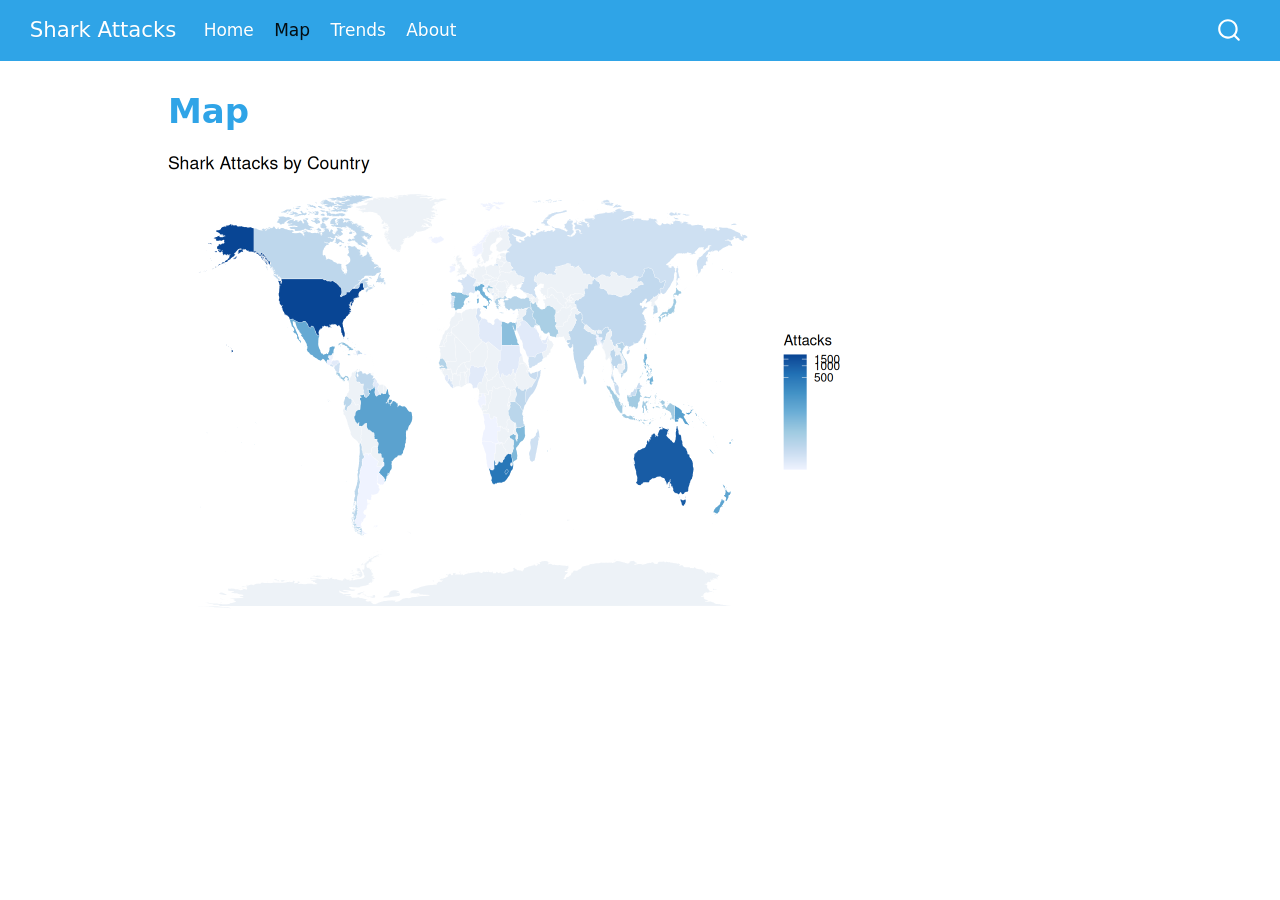
<file: map.html>
<!DOCTYPE html>
<html xmlns="http://www.w3.org/1999/xhtml" lang="en" xml:lang="en"><head>

<meta charset="utf-8">
<meta name="generator" content="quarto-1.10.19">

<meta name="viewport" content="width=device-width, initial-scale=1.0, user-scalable=yes">


<title>Map – Shark Attacks</title>
<style>
/* Default styles provided by pandoc.
** See https://pandoc.org/MANUAL.html#variables-for-html for config info.
*/
span.smallcaps{font-variant: small-caps;}
div.columns{display: flex; gap: 1.5em;}
div.column{flex: auto;}
@media screen {
div.columns{gap: min(4vw, 1.5em);}
div.column{overflow-x: auto;}
}
div.hanging-indent{margin-left: 1.5em; text-indent: -1.5em;}
ul.task-list{list-style: none;}
ul.task-list li input[type="checkbox"] {
  width: 0.8em;
  margin: 0 0.8em 0.2em -1em; /* quarto-specific, see https://github.com/quarto-dev/quarto-cli/issues/4556 */ 
  vertical-align: middle;
}
</style>


<script src="site_libs/quarto-nav/quarto-nav.js"></script>
<script src="site_libs/quarto-nav/headroom.min.js"></script>
<script src="site_libs/clipboard/clipboard.min.js"></script>
<script src="site_libs/quarto-search/autocomplete.umd.js"></script>
<script src="site_libs/quarto-search/fuse.min.js"></script>
<script src="site_libs/quarto-search/quarto-search.js"></script>
<meta name="quarto:offset" content="./">
<script src="site_libs/quarto-html/quarto.js" type="module"></script>
<script src="site_libs/quarto-html/tabsets/tabsets.js" type="module"></script>
<script src="site_libs/quarto-html/popper.min.js"></script>
<script src="site_libs/quarto-html/tippy.umd.min.js"></script>
<script src="site_libs/quarto-html/anchor.min.js"></script>
<link href="site_libs/quarto-html/tippy.css" rel="stylesheet">
<link href="site_libs/quarto-html/quarto-syntax-highlighting-bf27225e3a48a9273f3daa8f8e829971.css" rel="stylesheet" id="quarto-text-highlighting-styles">
<script src="site_libs/bootstrap/bootstrap.min.js"></script>
<link href="site_libs/bootstrap/bootstrap-icons.css" rel="stylesheet">
<link href="site_libs/bootstrap/bootstrap-cf32b5f9f7fb462bf2b45a096ae4226d.min.css" rel="stylesheet" append-hash="true" id="quarto-bootstrap" data-mode="light">
<script id="quarto-search-options" type="application/json">{
  "location": "navbar",
  "copy-button": false,
  "collapse-after": 3,
  "panel-placement": "end",
  "type": "overlay",
  "limit": 50,
  "keyboard-shortcut": [
    "f",
    "/",
    "s"
  ],
  "show-item-context": false,
  "language": {
    "search-no-results-text": "No results",
    "search-matching-documents-text": "matching documents",
    "search-copy-link-title": "Copy link to search",
    "search-hide-matches-text": "Hide additional matches",
    "search-more-match-text": "more match in this document",
    "search-more-matches-text": "more matches in this document",
    "search-clear-button-title": "Clear",
    "search-text-placeholder": "",
    "search-detached-cancel-button-title": "Cancel",
    "search-submit-button-title": "Submit",
    "search-label": "Search"
  }
}</script>


<link rel="stylesheet" href="styles.css">
</head>

<body class="nav-fixed quarto-light">

<div id="quarto-search-results"></div>
  <header id="quarto-header" class="headroom fixed-top">
    <nav class="navbar navbar-expand-lg " data-bs-theme="dark">
      <div class="navbar-container container-fluid">
      <div class="navbar-brand-container mx-auto">
    <a class="navbar-brand" href="./index.html">
    <span class="navbar-title">Shark Attacks</span>
    </a>
  </div>
            <div id="quarto-search" class="" title="Search"></div>
          <button class="navbar-toggler" type="button" data-bs-toggle="collapse" data-bs-target="#navbarCollapse" aria-controls="navbarCollapse" role="menu" aria-expanded="false" aria-label="Toggle navigation" onclick="if (window.quartoToggleHeadroom) { window.quartoToggleHeadroom(); }">
  <span class="navbar-toggler-icon"></span>
</button>
          <div class="collapse navbar-collapse" id="navbarCollapse">
            <ul class="navbar-nav navbar-nav-scroll me-auto">
  <li class="nav-item">
    <a class="nav-link" href="./index.html"> 
<span class="menu-text">Home</span></a>
  </li>  
  <li class="nav-item">
    <a class="nav-link active" href="./map.html" aria-current="page"> 
<span class="menu-text">Map</span></a>
  </li>  
  <li class="nav-item">
    <a class="nav-link" href="./trends.html"> 
<span class="menu-text">Trends</span></a>
  </li>  
  <li class="nav-item">
    <a class="nav-link" href="./about.html"> 
<span class="menu-text">About</span></a>
  </li>  
</ul>
          </div> <!-- /navcollapse -->
            <div class="quarto-navbar-tools">
</div>
      </div> <!-- /container-fluid -->
    </nav>
</header>
<!-- content -->
<div id="quarto-content" class="quarto-container page-columns page-rows-contents page-layout-article page-navbar">
<!-- sidebar -->
<!-- margin-sidebar -->
    <div id="quarto-margin-sidebar" class="sidebar margin-sidebar zindex-bottom">
        
    </div>
<!-- main -->
<main class="content" id="quarto-document-content">

<header id="title-block-header" class="quarto-title-block default">
<div class="quarto-title">
<h1 class="title">Map</h1>
</div>



<div class="quarto-title-meta">

    
  
    
  </div>
  


</header>


<div class="cell">
<div class="cell-output-display">
<div>
<figure class="figure">
<p><img src="map_files/figure-html/unnamed-chunk-3-1.png" class="img-fluid figure-img" width="672"></p>
</figure>
</div>
</div>
</div>



</main> <!-- /main -->
<script id="quarto-html-after-body" type="application/javascript">
  window.document.addEventListener("DOMContentLoaded", function (event) {
    const icon = "";
    const anchorJS = new window.AnchorJS();
    anchorJS.options = {
      placement: 'right',
      icon: icon
    };
    anchorJS.add('.anchored');
    const isCodeAnnotation = (el) => {
      for (const clz of el.classList) {
        if (clz.startsWith('code-annotation-')) {                     
          return true;
        }
      }
      return false;
    }
    const onCopySuccess = function(e) {
      // button target
      const button = e.trigger;
      // don't keep focus
      button.blur();
      // flash "checked"
      button.classList.add('code-copy-button-checked');
      var currentTitle = button.getAttribute("title");
      button.setAttribute("title", "Copied!");
      let tooltip;
      if (window.bootstrap) {
        button.setAttribute("data-bs-toggle", "tooltip");
        button.setAttribute("data-bs-placement", "left");
        button.setAttribute("data-bs-title", "Copied!");
        tooltip = new bootstrap.Tooltip(button, 
          { trigger: "manual", 
            customClass: "code-copy-button-tooltip",
            offset: [0, -8]});
        tooltip.show();    
      }
      setTimeout(function() {
        if (tooltip) {
          tooltip.hide();
          button.removeAttribute("data-bs-title");
          button.removeAttribute("data-bs-toggle");
          button.removeAttribute("data-bs-placement");
        }
        button.setAttribute("title", currentTitle);
        button.classList.remove('code-copy-button-checked');
      }, 1000);
      // clear code selection
      e.clearSelection();
    }
    const getTextToCopy = function(trigger) {
      const outerScaffold = trigger.parentElement.cloneNode(true);
      const codeEl = outerScaffold.querySelector('code');
      for (const childEl of codeEl.children) {
        if (isCodeAnnotation(childEl)) {
          childEl.remove();
        }
      }
      return codeEl.innerText;
    }
    const clipboard = new window.ClipboardJS('.code-copy-button:not([data-in-quarto-modal])', {
      text: getTextToCopy
    });
    clipboard.on('success', onCopySuccess);
    if (window.document.getElementById('quarto-embedded-source-code-modal')) {
      const clipboardModal = new window.ClipboardJS('.code-copy-button[data-in-quarto-modal]', {
        text: getTextToCopy,
        container: window.document.getElementById('quarto-embedded-source-code-modal')
      });
      clipboardModal.on('success', onCopySuccess);
    }
      var localhostRegex = new RegExp(/^(?:http|https):\/\/localhost\:?[0-9]*\//);
      var mailtoRegex = new RegExp(/^mailto:/);
        var filterRegex = new RegExp('/' + window.location.host + '/');
      var isInternal = (href) => {
          return filterRegex.test(href) || localhostRegex.test(href) || mailtoRegex.test(href);
      }
      // Inspect non-navigation links and adorn them if external
     var links = window.document.querySelectorAll('a[href]:not(.nav-link):not(.navbar-brand):not(.toc-action):not(.sidebar-link):not(.sidebar-item-toggle):not(.pagination-link):not(.no-external):not([aria-hidden]):not(.dropdown-item):not(.quarto-navigation-tool):not(.about-link)');
      for (var i=0; i<links.length; i++) {
        const link = links[i];
        if (!isInternal(link.href)) {
          // undo the damage that might have been done by quarto-nav.js in the case of
          // links that we want to consider external
          if (link.dataset.originalHref !== undefined) {
            link.href = link.dataset.originalHref;
          }
        }
      }
    function tippyHover(el, contentFn, onTriggerFn, onUntriggerFn) {
      const config = {
        allowHTML: true,
        maxWidth: 500,
        delay: 100,
        arrow: false,
        appendTo: function(el) {
            return el.parentElement;
        },
        interactive: true,
        interactiveBorder: 10,
        theme: 'quarto',
        placement: 'bottom-start',
      };
      if (contentFn) {
        config.content = contentFn;
      }
      if (onTriggerFn) {
        config.onTrigger = onTriggerFn;
      }
      if (onUntriggerFn) {
        config.onUntrigger = onUntriggerFn;
      }
      window.tippy(el, config); 
    }
    const noterefs = window.document.querySelectorAll('a[role="doc-noteref"]');
    for (var i=0; i<noterefs.length; i++) {
      const ref = noterefs[i];
      tippyHover(ref, function() {
        // use id or data attribute instead here
        let href = ref.getAttribute('data-footnote-href') || ref.getAttribute('href');
        try { href = new URL(href).hash; } catch {}
        const id = href.replace(/^#\/?/, "");
        const note = window.document.getElementById(id);
        if (note) {
          return note.innerHTML;
        } else {
          return "";
        }
      });
    }
    const xrefs = window.document.querySelectorAll('a.quarto-xref');
    const processXRef = (id, note) => {
      // Strip column container classes
      const stripColumnClz = (el) => {
        el.classList.remove("page-full", "page-columns");
        if (el.children) {
          for (const child of el.children) {
            stripColumnClz(child);
          }
        }
      }
      stripColumnClz(note)
      if (id === null || id.startsWith('sec-')) {
        // Special case sections, only their first couple elements
        const container = document.createElement("div");
        if (note.children && note.children.length > 2) {
          container.appendChild(note.children[0].cloneNode(true));
          for (let i = 1; i < note.children.length; i++) {
            const child = note.children[i];
            if (child.tagName === "P" && child.innerText === "") {
              continue;
            } else {
              container.appendChild(child.cloneNode(true));
              break;
            }
          }
          if (window.Quarto?.typesetMath) {
            window.Quarto.typesetMath(container);
          }
          return container.innerHTML
        } else {
          if (window.Quarto?.typesetMath) {
            window.Quarto.typesetMath(note);
          }
          return note.innerHTML;
        }
      } else {
        // Remove any anchor links if they are present
        const anchorLink = note.querySelector('a.anchorjs-link');
        if (anchorLink) {
          anchorLink.remove();
        }
        if (window.Quarto?.typesetMath) {
          window.Quarto.typesetMath(note);
        }
        if (note.classList.contains("callout")) {
          return note.outerHTML;
        } else {
          return note.innerHTML;
        }
      }
    }
    for (var i=0; i<xrefs.length; i++) {
      const xref = xrefs[i];
      tippyHover(xref, undefined, function(instance) {
        instance.disable();
        let url = xref.getAttribute('href');
        let hash = undefined; 
        if (url.startsWith('#')) {
          hash = url;
        } else {
          try { hash = new URL(url).hash; } catch {}
        }
        if (hash) {
          const id = hash.replace(/^#\/?/, "");
          const note = window.document.getElementById(id);
          if (note !== null) {
            try {
              const html = processXRef(id, note.cloneNode(true));
              instance.setContent(html);
            } finally {
              instance.enable();
              instance.show();
            }
          } else {
            // See if we can fetch this
            fetch(url.split('#')[0])
            .then(res => res.text())
            .then(html => {
              const parser = new DOMParser();
              const htmlDoc = parser.parseFromString(html, "text/html");
              const note = htmlDoc.getElementById(id);
              if (note !== null) {
                const html = processXRef(id, note);
                instance.setContent(html);
              } 
            }).finally(() => {
              instance.enable();
              instance.show();
            });
          }
        } else {
          // See if we can fetch a full url (with no hash to target)
          // This is a special case and we should probably do some content thinning / targeting
          fetch(url)
          .then(res => res.text())
          .then(html => {
            const parser = new DOMParser();
            const htmlDoc = parser.parseFromString(html, "text/html");
            const note = htmlDoc.querySelector('main.content');
            if (note !== null) {
              // This should only happen for chapter cross references
              // (since there is no id in the URL)
              // remove the first header
              if (note.children.length > 0 && note.children[0].tagName === "HEADER") {
                note.children[0].remove();
              }
              const html = processXRef(null, note);
              instance.setContent(html);
            } 
          }).finally(() => {
            instance.enable();
            instance.show();
          });
        }
      }, function(instance) {
      });
    }
        let selectedAnnoteEl;
        const selectorForAnnotation = ( cell, annotation) => {
          let cellAttr = 'data-code-cell="' + cell + '"';
          let lineAttr = 'data-code-annotation="' +  annotation + '"';
          const selector = 'span[' + cellAttr + '][' + lineAttr + ']';
          return selector;
        }
        const selectCodeLines = (annoteEl) => {
          const doc = window.document;
          const targetCell = annoteEl.getAttribute("data-target-cell");
          const targetAnnotation = annoteEl.getAttribute("data-target-annotation");
          const annoteSpan = window.document.querySelector(selectorForAnnotation(targetCell, targetAnnotation));
          const lines = annoteSpan.getAttribute("data-code-lines").split(",");
          const lineIds = lines.map((line) => {
            return targetCell + "-" + line;
          })
          let top = null;
          let height = null;
          let parent = null;
          if (lineIds.length > 0) {
              //compute the position of the single el (top and bottom and make a div)
              const el = window.document.getElementById(lineIds[0]);
              top = el.offsetTop;
              height = el.offsetHeight;
              parent = el.parentElement.parentElement;
            if (lineIds.length > 1) {
              const lastEl = window.document.getElementById(lineIds[lineIds.length - 1]);
              const bottom = lastEl.offsetTop + lastEl.offsetHeight;
              height = bottom - top;
            }
            if (top !== null && height !== null && parent !== null) {
              // cook up a div (if necessary) and position it 
              let div = window.document.getElementById("code-annotation-line-highlight");
              if (div === null) {
                div = window.document.createElement("div");
                div.setAttribute("id", "code-annotation-line-highlight");
                div.style.position = 'absolute';
                parent.appendChild(div);
              }
              div.style.top = top - 2 + "px";
              div.style.height = height + 4 + "px";
              div.style.left = 0;
              let gutterDiv = window.document.getElementById("code-annotation-line-highlight-gutter");
              if (gutterDiv === null) {
                gutterDiv = window.document.createElement("div");
                gutterDiv.setAttribute("id", "code-annotation-line-highlight-gutter");
                gutterDiv.style.position = 'absolute';
                const codeCell = window.document.getElementById(targetCell);
                const gutter = codeCell.querySelector('.code-annotation-gutter');
                gutter.appendChild(gutterDiv);
              }
              gutterDiv.style.top = top - 2 + "px";
              gutterDiv.style.height = height + 4 + "px";
            }
            selectedAnnoteEl = annoteEl;
          }
        };
        const unselectCodeLines = () => {
          const elementsIds = ["code-annotation-line-highlight", "code-annotation-line-highlight-gutter"];
          elementsIds.forEach((elId) => {
            const div = window.document.getElementById(elId);
            if (div) {
              div.remove();
            }
          });
          selectedAnnoteEl = undefined;
        };
          // Handle positioning of the toggle
      window.addEventListener(
        "resize",
        throttle(() => {
          elRect = undefined;
          if (selectedAnnoteEl) {
            selectCodeLines(selectedAnnoteEl);
          }
        }, 10)
      );
      function throttle(fn, ms) {
      let throttle = false;
      let timer;
        return (...args) => {
          if(!throttle) { // first call gets through
              fn.apply(this, args);
              throttle = true;
          } else { // all the others get throttled
              if(timer) clearTimeout(timer); // cancel #2
              timer = setTimeout(() => {
                fn.apply(this, args);
                timer = throttle = false;
              }, ms);
          }
        };
      }
        // Attach click handler to the DT
        const annoteDls = window.document.querySelectorAll('dt[data-target-cell]');
        for (const annoteDlNode of annoteDls) {
          annoteDlNode.addEventListener('click', (event) => {
            const clickedEl = event.target;
            if (clickedEl !== selectedAnnoteEl) {
              unselectCodeLines();
              const activeEl = window.document.querySelector('dt[data-target-cell].code-annotation-active');
              if (activeEl) {
                activeEl.classList.remove('code-annotation-active');
              }
              selectCodeLines(clickedEl);
              clickedEl.classList.add('code-annotation-active');
            } else {
              // Unselect the line
              unselectCodeLines();
              clickedEl.classList.remove('code-annotation-active');
            }
          });
        }
    const findCites = (el) => {
      const parentEl = el.parentElement;
      if (parentEl) {
        const cites = parentEl.dataset.cites;
        if (cites) {
          return {
            el,
            cites: cites.split(' ')
          };
        } else {
          return findCites(el.parentElement)
        }
      } else {
        return undefined;
      }
    };
    var bibliorefs = window.document.querySelectorAll('a[role="doc-biblioref"]');
    for (var i=0; i<bibliorefs.length; i++) {
      const ref = bibliorefs[i];
      const citeInfo = findCites(ref);
      if (citeInfo) {
        tippyHover(citeInfo.el, function() {
          var popup = window.document.createElement('div');
          citeInfo.cites.forEach(function(cite) {
            var citeDiv = window.document.createElement('div');
            citeDiv.classList.add('hanging-indent');
            citeDiv.classList.add('csl-entry');
            var biblioDiv = window.document.getElementById('ref-' + cite);
            if (biblioDiv) {
              citeDiv.innerHTML = biblioDiv.innerHTML;
            }
            popup.appendChild(citeDiv);
          });
          return popup.innerHTML;
        });
      }
    }
  });
  </script>
</div> <!-- /content -->




</body></html>
</file>
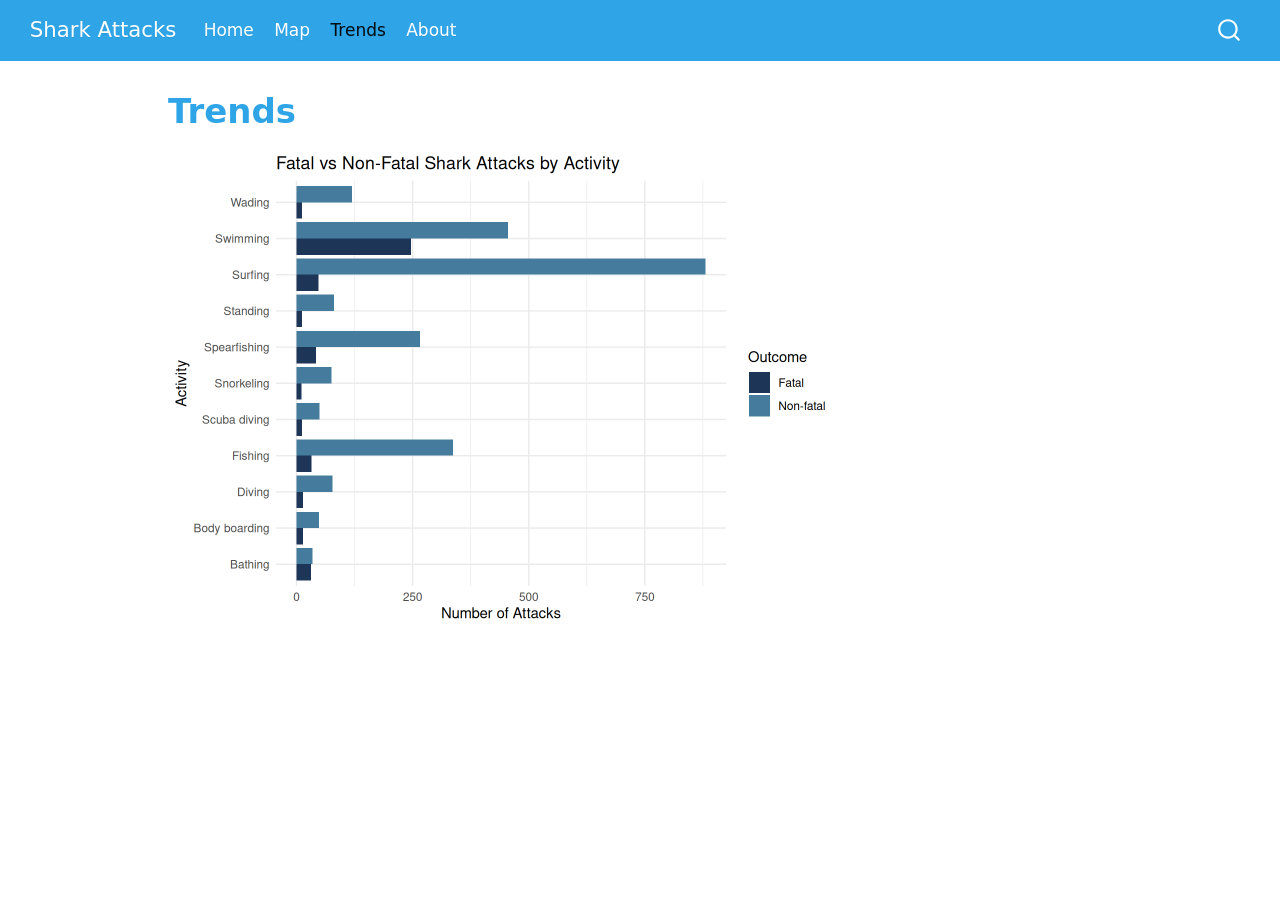
<file: trends.html>
<!DOCTYPE html>
<html xmlns="http://www.w3.org/1999/xhtml" lang="en" xml:lang="en"><head>

<meta charset="utf-8">
<meta name="generator" content="quarto-1.10.19">

<meta name="viewport" content="width=device-width, initial-scale=1.0, user-scalable=yes">


<title>Trends – Shark Attacks</title>
<style>
/* Default styles provided by pandoc.
** See https://pandoc.org/MANUAL.html#variables-for-html for config info.
*/
span.smallcaps{font-variant: small-caps;}
div.columns{display: flex; gap: 1.5em;}
div.column{flex: auto;}
@media screen {
div.columns{gap: min(4vw, 1.5em);}
div.column{overflow-x: auto;}
}
div.hanging-indent{margin-left: 1.5em; text-indent: -1.5em;}
ul.task-list{list-style: none;}
ul.task-list li input[type="checkbox"] {
  width: 0.8em;
  margin: 0 0.8em 0.2em -1em; /* quarto-specific, see https://github.com/quarto-dev/quarto-cli/issues/4556 */ 
  vertical-align: middle;
}
</style>


<script src="site_libs/quarto-nav/quarto-nav.js"></script>
<script src="site_libs/quarto-nav/headroom.min.js"></script>
<script src="site_libs/clipboard/clipboard.min.js"></script>
<script src="site_libs/quarto-search/autocomplete.umd.js"></script>
<script src="site_libs/quarto-search/fuse.min.js"></script>
<script src="site_libs/quarto-search/quarto-search.js"></script>
<meta name="quarto:offset" content="./">
<script src="site_libs/quarto-html/quarto.js" type="module"></script>
<script src="site_libs/quarto-html/tabsets/tabsets.js" type="module"></script>
<script src="site_libs/quarto-html/popper.min.js"></script>
<script src="site_libs/quarto-html/tippy.umd.min.js"></script>
<script src="site_libs/quarto-html/anchor.min.js"></script>
<link href="site_libs/quarto-html/tippy.css" rel="stylesheet">
<link href="site_libs/quarto-html/quarto-syntax-highlighting-bf27225e3a48a9273f3daa8f8e829971.css" rel="stylesheet" id="quarto-text-highlighting-styles">
<script src="site_libs/bootstrap/bootstrap.min.js"></script>
<link href="site_libs/bootstrap/bootstrap-icons.css" rel="stylesheet">
<link href="site_libs/bootstrap/bootstrap-cf32b5f9f7fb462bf2b45a096ae4226d.min.css" rel="stylesheet" append-hash="true" id="quarto-bootstrap" data-mode="light">
<script id="quarto-search-options" type="application/json">{
  "location": "navbar",
  "copy-button": false,
  "collapse-after": 3,
  "panel-placement": "end",
  "type": "overlay",
  "limit": 50,
  "keyboard-shortcut": [
    "f",
    "/",
    "s"
  ],
  "show-item-context": false,
  "language": {
    "search-no-results-text": "No results",
    "search-matching-documents-text": "matching documents",
    "search-copy-link-title": "Copy link to search",
    "search-hide-matches-text": "Hide additional matches",
    "search-more-match-text": "more match in this document",
    "search-more-matches-text": "more matches in this document",
    "search-clear-button-title": "Clear",
    "search-text-placeholder": "",
    "search-detached-cancel-button-title": "Cancel",
    "search-submit-button-title": "Submit",
    "search-label": "Search"
  }
}</script>


<link rel="stylesheet" href="styles.css">
</head>

<body class="nav-fixed quarto-light">

<div id="quarto-search-results"></div>
  <header id="quarto-header" class="headroom fixed-top">
    <nav class="navbar navbar-expand-lg " data-bs-theme="dark">
      <div class="navbar-container container-fluid">
      <div class="navbar-brand-container mx-auto">
    <a class="navbar-brand" href="./index.html">
    <span class="navbar-title">Shark Attacks</span>
    </a>
  </div>
            <div id="quarto-search" class="" title="Search"></div>
          <button class="navbar-toggler" type="button" data-bs-toggle="collapse" data-bs-target="#navbarCollapse" aria-controls="navbarCollapse" role="menu" aria-expanded="false" aria-label="Toggle navigation" onclick="if (window.quartoToggleHeadroom) { window.quartoToggleHeadroom(); }">
  <span class="navbar-toggler-icon"></span>
</button>
          <div class="collapse navbar-collapse" id="navbarCollapse">
            <ul class="navbar-nav navbar-nav-scroll me-auto">
  <li class="nav-item">
    <a class="nav-link" href="./index.html"> 
<span class="menu-text">Home</span></a>
  </li>  
  <li class="nav-item">
    <a class="nav-link" href="./map.html"> 
<span class="menu-text">Map</span></a>
  </li>  
  <li class="nav-item">
    <a class="nav-link active" href="./trends.html" aria-current="page"> 
<span class="menu-text">Trends</span></a>
  </li>  
  <li class="nav-item">
    <a class="nav-link" href="./about.html"> 
<span class="menu-text">About</span></a>
  </li>  
</ul>
          </div> <!-- /navcollapse -->
            <div class="quarto-navbar-tools">
</div>
      </div> <!-- /container-fluid -->
    </nav>
</header>
<!-- content -->
<div id="quarto-content" class="quarto-container page-columns page-rows-contents page-layout-article page-navbar">
<!-- sidebar -->
<!-- margin-sidebar -->
    <div id="quarto-margin-sidebar" class="sidebar margin-sidebar zindex-bottom">
        
    </div>
<!-- main -->
<main class="content" id="quarto-document-content">

<header id="title-block-header" class="quarto-title-block default">
<div class="quarto-title">
<h1 class="title">Trends</h1>
</div>



<div class="quarto-title-meta">

    
  
    
  </div>
  


</header>


<div class="cell">
<div class="cell-output-display">
<div>
<figure class="figure">
<p><img src="trends_files/figure-html/unnamed-chunk-3-1.png" class="img-fluid figure-img" width="672"></p>
</figure>
</div>
</div>
</div>



</main> <!-- /main -->
<script id="quarto-html-after-body" type="application/javascript">
  window.document.addEventListener("DOMContentLoaded", function (event) {
    const icon = "";
    const anchorJS = new window.AnchorJS();
    anchorJS.options = {
      placement: 'right',
      icon: icon
    };
    anchorJS.add('.anchored');
    const isCodeAnnotation = (el) => {
      for (const clz of el.classList) {
        if (clz.startsWith('code-annotation-')) {                     
          return true;
        }
      }
      return false;
    }
    const onCopySuccess = function(e) {
      // button target
      const button = e.trigger;
      // don't keep focus
      button.blur();
      // flash "checked"
      button.classList.add('code-copy-button-checked');
      var currentTitle = button.getAttribute("title");
      button.setAttribute("title", "Copied!");
      let tooltip;
      if (window.bootstrap) {
        button.setAttribute("data-bs-toggle", "tooltip");
        button.setAttribute("data-bs-placement", "left");
        button.setAttribute("data-bs-title", "Copied!");
        tooltip = new bootstrap.Tooltip(button, 
          { trigger: "manual", 
            customClass: "code-copy-button-tooltip",
            offset: [0, -8]});
        tooltip.show();    
      }
      setTimeout(function() {
        if (tooltip) {
          tooltip.hide();
          button.removeAttribute("data-bs-title");
          button.removeAttribute("data-bs-toggle");
          button.removeAttribute("data-bs-placement");
        }
        button.setAttribute("title", currentTitle);
        button.classList.remove('code-copy-button-checked');
      }, 1000);
      // clear code selection
      e.clearSelection();
    }
    const getTextToCopy = function(trigger) {
      const outerScaffold = trigger.parentElement.cloneNode(true);
      const codeEl = outerScaffold.querySelector('code');
      for (const childEl of codeEl.children) {
        if (isCodeAnnotation(childEl)) {
          childEl.remove();
        }
      }
      return codeEl.innerText;
    }
    const clipboard = new window.ClipboardJS('.code-copy-button:not([data-in-quarto-modal])', {
      text: getTextToCopy
    });
    clipboard.on('success', onCopySuccess);
    if (window.document.getElementById('quarto-embedded-source-code-modal')) {
      const clipboardModal = new window.ClipboardJS('.code-copy-button[data-in-quarto-modal]', {
        text: getTextToCopy,
        container: window.document.getElementById('quarto-embedded-source-code-modal')
      });
      clipboardModal.on('success', onCopySuccess);
    }
      var localhostRegex = new RegExp(/^(?:http|https):\/\/localhost\:?[0-9]*\//);
      var mailtoRegex = new RegExp(/^mailto:/);
        var filterRegex = new RegExp('/' + window.location.host + '/');
      var isInternal = (href) => {
          return filterRegex.test(href) || localhostRegex.test(href) || mailtoRegex.test(href);
      }
      // Inspect non-navigation links and adorn them if external
     var links = window.document.querySelectorAll('a[href]:not(.nav-link):not(.navbar-brand):not(.toc-action):not(.sidebar-link):not(.sidebar-item-toggle):not(.pagination-link):not(.no-external):not([aria-hidden]):not(.dropdown-item):not(.quarto-navigation-tool):not(.about-link)');
      for (var i=0; i<links.length; i++) {
        const link = links[i];
        if (!isInternal(link.href)) {
          // undo the damage that might have been done by quarto-nav.js in the case of
          // links that we want to consider external
          if (link.dataset.originalHref !== undefined) {
            link.href = link.dataset.originalHref;
          }
        }
      }
    function tippyHover(el, contentFn, onTriggerFn, onUntriggerFn) {
      const config = {
        allowHTML: true,
        maxWidth: 500,
        delay: 100,
        arrow: false,
        appendTo: function(el) {
            return el.parentElement;
        },
        interactive: true,
        interactiveBorder: 10,
        theme: 'quarto',
        placement: 'bottom-start',
      };
      if (contentFn) {
        config.content = contentFn;
      }
      if (onTriggerFn) {
        config.onTrigger = onTriggerFn;
      }
      if (onUntriggerFn) {
        config.onUntrigger = onUntriggerFn;
      }
      window.tippy(el, config); 
    }
    const noterefs = window.document.querySelectorAll('a[role="doc-noteref"]');
    for (var i=0; i<noterefs.length; i++) {
      const ref = noterefs[i];
      tippyHover(ref, function() {
        // use id or data attribute instead here
        let href = ref.getAttribute('data-footnote-href') || ref.getAttribute('href');
        try { href = new URL(href).hash; } catch {}
        const id = href.replace(/^#\/?/, "");
        const note = window.document.getElementById(id);
        if (note) {
          return note.innerHTML;
        } else {
          return "";
        }
      });
    }
    const xrefs = window.document.querySelectorAll('a.quarto-xref');
    const processXRef = (id, note) => {
      // Strip column container classes
      const stripColumnClz = (el) => {
        el.classList.remove("page-full", "page-columns");
        if (el.children) {
          for (const child of el.children) {
            stripColumnClz(child);
          }
        }
      }
      stripColumnClz(note)
      if (id === null || id.startsWith('sec-')) {
        // Special case sections, only their first couple elements
        const container = document.createElement("div");
        if (note.children && note.children.length > 2) {
          container.appendChild(note.children[0].cloneNode(true));
          for (let i = 1; i < note.children.length; i++) {
            const child = note.children[i];
            if (child.tagName === "P" && child.innerText === "") {
              continue;
            } else {
              container.appendChild(child.cloneNode(true));
              break;
            }
          }
          if (window.Quarto?.typesetMath) {
            window.Quarto.typesetMath(container);
          }
          return container.innerHTML
        } else {
          if (window.Quarto?.typesetMath) {
            window.Quarto.typesetMath(note);
          }
          return note.innerHTML;
        }
      } else {
        // Remove any anchor links if they are present
        const anchorLink = note.querySelector('a.anchorjs-link');
        if (anchorLink) {
          anchorLink.remove();
        }
        if (window.Quarto?.typesetMath) {
          window.Quarto.typesetMath(note);
        }
        if (note.classList.contains("callout")) {
          return note.outerHTML;
        } else {
          return note.innerHTML;
        }
      }
    }
    for (var i=0; i<xrefs.length; i++) {
      const xref = xrefs[i];
      tippyHover(xref, undefined, function(instance) {
        instance.disable();
        let url = xref.getAttribute('href');
        let hash = undefined; 
        if (url.startsWith('#')) {
          hash = url;
        } else {
          try { hash = new URL(url).hash; } catch {}
        }
        if (hash) {
          const id = hash.replace(/^#\/?/, "");
          const note = window.document.getElementById(id);
          if (note !== null) {
            try {
              const html = processXRef(id, note.cloneNode(true));
              instance.setContent(html);
            } finally {
              instance.enable();
              instance.show();
            }
          } else {
            // See if we can fetch this
            fetch(url.split('#')[0])
            .then(res => res.text())
            .then(html => {
              const parser = new DOMParser();
              const htmlDoc = parser.parseFromString(html, "text/html");
              const note = htmlDoc.getElementById(id);
              if (note !== null) {
                const html = processXRef(id, note);
                instance.setContent(html);
              } 
            }).finally(() => {
              instance.enable();
              instance.show();
            });
          }
        } else {
          // See if we can fetch a full url (with no hash to target)
          // This is a special case and we should probably do some content thinning / targeting
          fetch(url)
          .then(res => res.text())
          .then(html => {
            const parser = new DOMParser();
            const htmlDoc = parser.parseFromString(html, "text/html");
            const note = htmlDoc.querySelector('main.content');
            if (note !== null) {
              // This should only happen for chapter cross references
              // (since there is no id in the URL)
              // remove the first header
              if (note.children.length > 0 && note.children[0].tagName === "HEADER") {
                note.children[0].remove();
              }
              const html = processXRef(null, note);
              instance.setContent(html);
            } 
          }).finally(() => {
            instance.enable();
            instance.show();
          });
        }
      }, function(instance) {
      });
    }
        let selectedAnnoteEl;
        const selectorForAnnotation = ( cell, annotation) => {
          let cellAttr = 'data-code-cell="' + cell + '"';
          let lineAttr = 'data-code-annotation="' +  annotation + '"';
          const selector = 'span[' + cellAttr + '][' + lineAttr + ']';
          return selector;
        }
        const selectCodeLines = (annoteEl) => {
          const doc = window.document;
          const targetCell = annoteEl.getAttribute("data-target-cell");
          const targetAnnotation = annoteEl.getAttribute("data-target-annotation");
          const annoteSpan = window.document.querySelector(selectorForAnnotation(targetCell, targetAnnotation));
          const lines = annoteSpan.getAttribute("data-code-lines").split(",");
          const lineIds = lines.map((line) => {
            return targetCell + "-" + line;
          })
          let top = null;
          let height = null;
          let parent = null;
          if (lineIds.length > 0) {
              //compute the position of the single el (top and bottom and make a div)
              const el = window.document.getElementById(lineIds[0]);
              top = el.offsetTop;
              height = el.offsetHeight;
              parent = el.parentElement.parentElement;
            if (lineIds.length > 1) {
              const lastEl = window.document.getElementById(lineIds[lineIds.length - 1]);
              const bottom = lastEl.offsetTop + lastEl.offsetHeight;
              height = bottom - top;
            }
            if (top !== null && height !== null && parent !== null) {
              // cook up a div (if necessary) and position it 
              let div = window.document.getElementById("code-annotation-line-highlight");
              if (div === null) {
                div = window.document.createElement("div");
                div.setAttribute("id", "code-annotation-line-highlight");
                div.style.position = 'absolute';
                parent.appendChild(div);
              }
              div.style.top = top - 2 + "px";
              div.style.height = height + 4 + "px";
              div.style.left = 0;
              let gutterDiv = window.document.getElementById("code-annotation-line-highlight-gutter");
              if (gutterDiv === null) {
                gutterDiv = window.document.createElement("div");
                gutterDiv.setAttribute("id", "code-annotation-line-highlight-gutter");
                gutterDiv.style.position = 'absolute';
                const codeCell = window.document.getElementById(targetCell);
                const gutter = codeCell.querySelector('.code-annotation-gutter');
                gutter.appendChild(gutterDiv);
              }
              gutterDiv.style.top = top - 2 + "px";
              gutterDiv.style.height = height + 4 + "px";
            }
            selectedAnnoteEl = annoteEl;
          }
        };
        const unselectCodeLines = () => {
          const elementsIds = ["code-annotation-line-highlight", "code-annotation-line-highlight-gutter"];
          elementsIds.forEach((elId) => {
            const div = window.document.getElementById(elId);
            if (div) {
              div.remove();
            }
          });
          selectedAnnoteEl = undefined;
        };
          // Handle positioning of the toggle
      window.addEventListener(
        "resize",
        throttle(() => {
          elRect = undefined;
          if (selectedAnnoteEl) {
            selectCodeLines(selectedAnnoteEl);
          }
        }, 10)
      );
      function throttle(fn, ms) {
      let throttle = false;
      let timer;
        return (...args) => {
          if(!throttle) { // first call gets through
              fn.apply(this, args);
              throttle = true;
          } else { // all the others get throttled
              if(timer) clearTimeout(timer); // cancel #2
              timer = setTimeout(() => {
                fn.apply(this, args);
                timer = throttle = false;
              }, ms);
          }
        };
      }
        // Attach click handler to the DT
        const annoteDls = window.document.querySelectorAll('dt[data-target-cell]');
        for (const annoteDlNode of annoteDls) {
          annoteDlNode.addEventListener('click', (event) => {
            const clickedEl = event.target;
            if (clickedEl !== selectedAnnoteEl) {
              unselectCodeLines();
              const activeEl = window.document.querySelector('dt[data-target-cell].code-annotation-active');
              if (activeEl) {
                activeEl.classList.remove('code-annotation-active');
              }
              selectCodeLines(clickedEl);
              clickedEl.classList.add('code-annotation-active');
            } else {
              // Unselect the line
              unselectCodeLines();
              clickedEl.classList.remove('code-annotation-active');
            }
          });
        }
    const findCites = (el) => {
      const parentEl = el.parentElement;
      if (parentEl) {
        const cites = parentEl.dataset.cites;
        if (cites) {
          return {
            el,
            cites: cites.split(' ')
          };
        } else {
          return findCites(el.parentElement)
        }
      } else {
        return undefined;
      }
    };
    var bibliorefs = window.document.querySelectorAll('a[role="doc-biblioref"]');
    for (var i=0; i<bibliorefs.length; i++) {
      const ref = bibliorefs[i];
      const citeInfo = findCites(ref);
      if (citeInfo) {
        tippyHover(citeInfo.el, function() {
          var popup = window.document.createElement('div');
          citeInfo.cites.forEach(function(cite) {
            var citeDiv = window.document.createElement('div');
            citeDiv.classList.add('hanging-indent');
            citeDiv.classList.add('csl-entry');
            var biblioDiv = window.document.getElementById('ref-' + cite);
            if (biblioDiv) {
              citeDiv.innerHTML = biblioDiv.innerHTML;
            }
            popup.appendChild(citeDiv);
          });
          return popup.innerHTML;
        });
      }
    }
  });
  </script>
</div> <!-- /content -->




</body></html>
</file>
<file: site_libs/quarto-html/tippy.css>
.tippy-box[data-animation=fade][data-state=hidden]{opacity:0}[data-tippy-root]{max-width:calc(100vw - 10px)}.tippy-box{position:relative;background-color:#333;color:#fff;border-radius:4px;font-size:14px;line-height:1.4;white-space:normal;outline:0;transition-property:transform,visibility,opacity}.tippy-box[data-placement^=top]>.tippy-arrow{bottom:0}.tippy-box[data-placement^=top]>.tippy-arrow:before{bottom:-7px;left:0;border-width:8px 8px 0;border-top-color:initial;transform-origin:center top}.tippy-box[data-placement^=bottom]>.tippy-arrow{top:0}.tippy-box[data-placement^=bottom]>.tippy-arrow:before{top:-7px;left:0;border-width:0 8px 8px;border-bottom-color:initial;transform-origin:center bottom}.tippy-box[data-placement^=left]>.tippy-arrow{right:0}.tippy-box[data-placement^=left]>.tippy-arrow:before{border-width:8px 0 8px 8px;border-left-color:initial;right:-7px;transform-origin:center left}.tippy-box[data-placement^=right]>.tippy-arrow{left:0}.tippy-box[data-placement^=right]>.tippy-arrow:before{left:-7px;border-width:8px 8px 8px 0;border-right-color:initial;transform-origin:center right}.tippy-box[data-inertia][data-state=visible]{transition-timing-function:cubic-bezier(.54,1.5,.38,1.11)}.tippy-arrow{width:16px;height:16px;color:#333}.tippy-arrow:before{content:"";position:absolute;border-color:transparent;border-style:solid}.tippy-content{position:relative;padding:5px 9px;z-index:1}
</file>
<file: site_libs/quarto-html/quarto-syntax-highlighting-bf27225e3a48a9273f3daa8f8e829971.css>
/* quarto syntax highlight colors */
:root {
  --quarto-hl-ot-color: #003B4F;
  --quarto-hl-at-color: #657422;
  --quarto-hl-ss-color: #20794D;
  --quarto-hl-an-color: #5E5E5E;
  --quarto-hl-fu-color: #4758AB;
  --quarto-hl-st-color: #20794D;
  --quarto-hl-cf-color: #003B4F;
  --quarto-hl-op-color: #5E5E5E;
  --quarto-hl-er-color: #AD0000;
  --quarto-hl-bn-color: #AD0000;
  --quarto-hl-al-color: #AD0000;
  --quarto-hl-va-color: #111111;
  --quarto-hl-bu-color: inherit;
  --quarto-hl-ex-color: inherit;
  --quarto-hl-pp-color: #AD0000;
  --quarto-hl-in-color: #5E5E5E;
  --quarto-hl-vs-color: #20794D;
  --quarto-hl-wa-color: #5E5E5E;
  --quarto-hl-do-color: #5E5E5E;
  --quarto-hl-im-color: #00769E;
  --quarto-hl-ch-color: #20794D;
  --quarto-hl-dt-color: #AD0000;
  --quarto-hl-fl-color: #AD0000;
  --quarto-hl-co-color: #5E5E5E;
  --quarto-hl-cv-color: #5E5E5E;
  --quarto-hl-cn-color: #8f5902;
  --quarto-hl-sc-color: #5E5E5E;
  --quarto-hl-dv-color: #AD0000;
  --quarto-hl-kw-color: #003B4F;
}

/* other quarto variables */
:root {
  --quarto-font-monospace: SFMono-Regular, Menlo, Monaco, Consolas, "Liberation Mono", "Courier New", monospace;
}

/* syntax highlight based on Pandoc's rules */
pre > code.sourceCode > span {
  color: #003B4F;
}

code.sourceCode > span {
  color: #003B4F;
}

div.sourceCode,
div.sourceCode pre.sourceCode {
  color: #003B4F;
}

/* Normal */
code span {
  color: #003B4F;
}

/* Alert */
code span.al {
  color: #AD0000;
  font-style: inherit;
}

/* Annotation */
code span.an {
  color: #5E5E5E;
  font-style: inherit;
}

/* Attribute */
code span.at {
  color: #657422;
  font-style: inherit;
}

/* BaseN */
code span.bn {
  color: #AD0000;
  font-style: inherit;
}

/* BuiltIn */
code span.bu {
  font-style: inherit;
}

/* ControlFlow */
code span.cf {
  color: #003B4F;
  font-weight: bold;
  font-style: inherit;
}

/* Char */
code span.ch {
  color: #20794D;
  font-style: inherit;
}

/* Constant */
code span.cn {
  color: #8f5902;
  font-style: inherit;
}

/* Comment */
code span.co {
  color: #5E5E5E;
  font-style: inherit;
}

/* CommentVar */
code span.cv {
  color: #5E5E5E;
  font-style: italic;
}

/* Documentation */
code span.do {
  color: #5E5E5E;
  font-style: italic;
}

/* DataType */
code span.dt {
  color: #AD0000;
  font-style: inherit;
}

/* DecVal */
code span.dv {
  color: #AD0000;
  font-style: inherit;
}

/* Error */
code span.er {
  color: #AD0000;
  font-style: inherit;
}

/* Extension */
code span.ex {
  font-style: inherit;
}

/* Float */
code span.fl {
  color: #AD0000;
  font-style: inherit;
}

/* Function */
code span.fu {
  color: #4758AB;
  font-style: inherit;
}

/* Import */
code span.im {
  color: #00769E;
  font-style: inherit;
}

/* Information */
code span.in {
  color: #5E5E5E;
  font-style: inherit;
}

/* Keyword */
code span.kw {
  color: #003B4F;
  font-weight: bold;
  font-style: inherit;
}

/* Operator */
code span.op {
  color: #5E5E5E;
  font-style: inherit;
}

/* Other */
code span.ot {
  color: #003B4F;
  font-style: inherit;
}

/* Preprocessor */
code span.pp {
  color: #AD0000;
  font-style: inherit;
}

/* SpecialChar */
code span.sc {
  color: #5E5E5E;
  font-style: inherit;
}

/* SpecialString */
code span.ss {
  color: #20794D;
  font-style: inherit;
}

/* String */
code span.st {
  color: #20794D;
  font-style: inherit;
}

/* Variable */
code span.va {
  color: #111111;
  font-style: inherit;
}

/* VerbatimString */
code span.vs {
  color: #20794D;
  font-style: inherit;
}

/* Warning */
code span.wa {
  color: #5E5E5E;
  font-style: italic;
}

.prevent-inlining {
  content: "</";
}

/*# sourceMappingURL=8be38f48d34c45af72792cbd699585e7.css.map */
</file>
<file: styles.css>
/* Cool ocean color theme styling */

.hero-banner {
  background: linear-gradient(135deg, #0b2545 0%, #134074 45%, #0077b6 100%);
  color: #ffffff;
  padding: 2.5rem 2rem;
  border-radius: 12px;
  margin-bottom: 2rem;
  box-shadow: 0 4px 16px rgba(11, 37, 69, 0.15);
}

.hero-banner h1 {
  color: #ffffff;
  font-weight: 800;
  margin-bottom: 0.75rem;
}

.hero-banner p {
  color: #caf0f8;
  font-size: 1.2rem;
  margin-bottom: 0;
  max-width: 700px;
}

.stat-box {
  background-color: #f0f7fb;
  border-top: 4px solid #0077b6;
  border-radius: 8px;
  padding: 1.25rem 1rem;
  text-align: center;
  box-shadow: 0 2px 6px rgba(0,0,0,0.04);
}

.stat-number {
  font-size: 2rem;
  font-weight: 700;
  color: #0b2545;
  margin-bottom: 0.25rem;
}

.stat-label {
  font-size: 0.85rem;
  color: #4a6b82;
  text-transform: uppercase;
  letter-spacing: 0.05em;
  font-weight: 600;
}

.explore-card {
  background: #ffffff;
  border: 1px solid #d0e2ec;
  border-radius: 10px;
  padding: 1.5rem;
  transition: transform 0.2s ease, box-shadow 0.2s ease;
  height: 100%;
}

.explore-card:hover {
  transform: translateY(-3px);
  box-shadow: 0 6px 18px rgba(0, 119, 182, 0.12);
  border-color: #0077b6;
}

.explore-card h3 {
  color: #0b2545;
  margin-top: 0;
}
</file>
